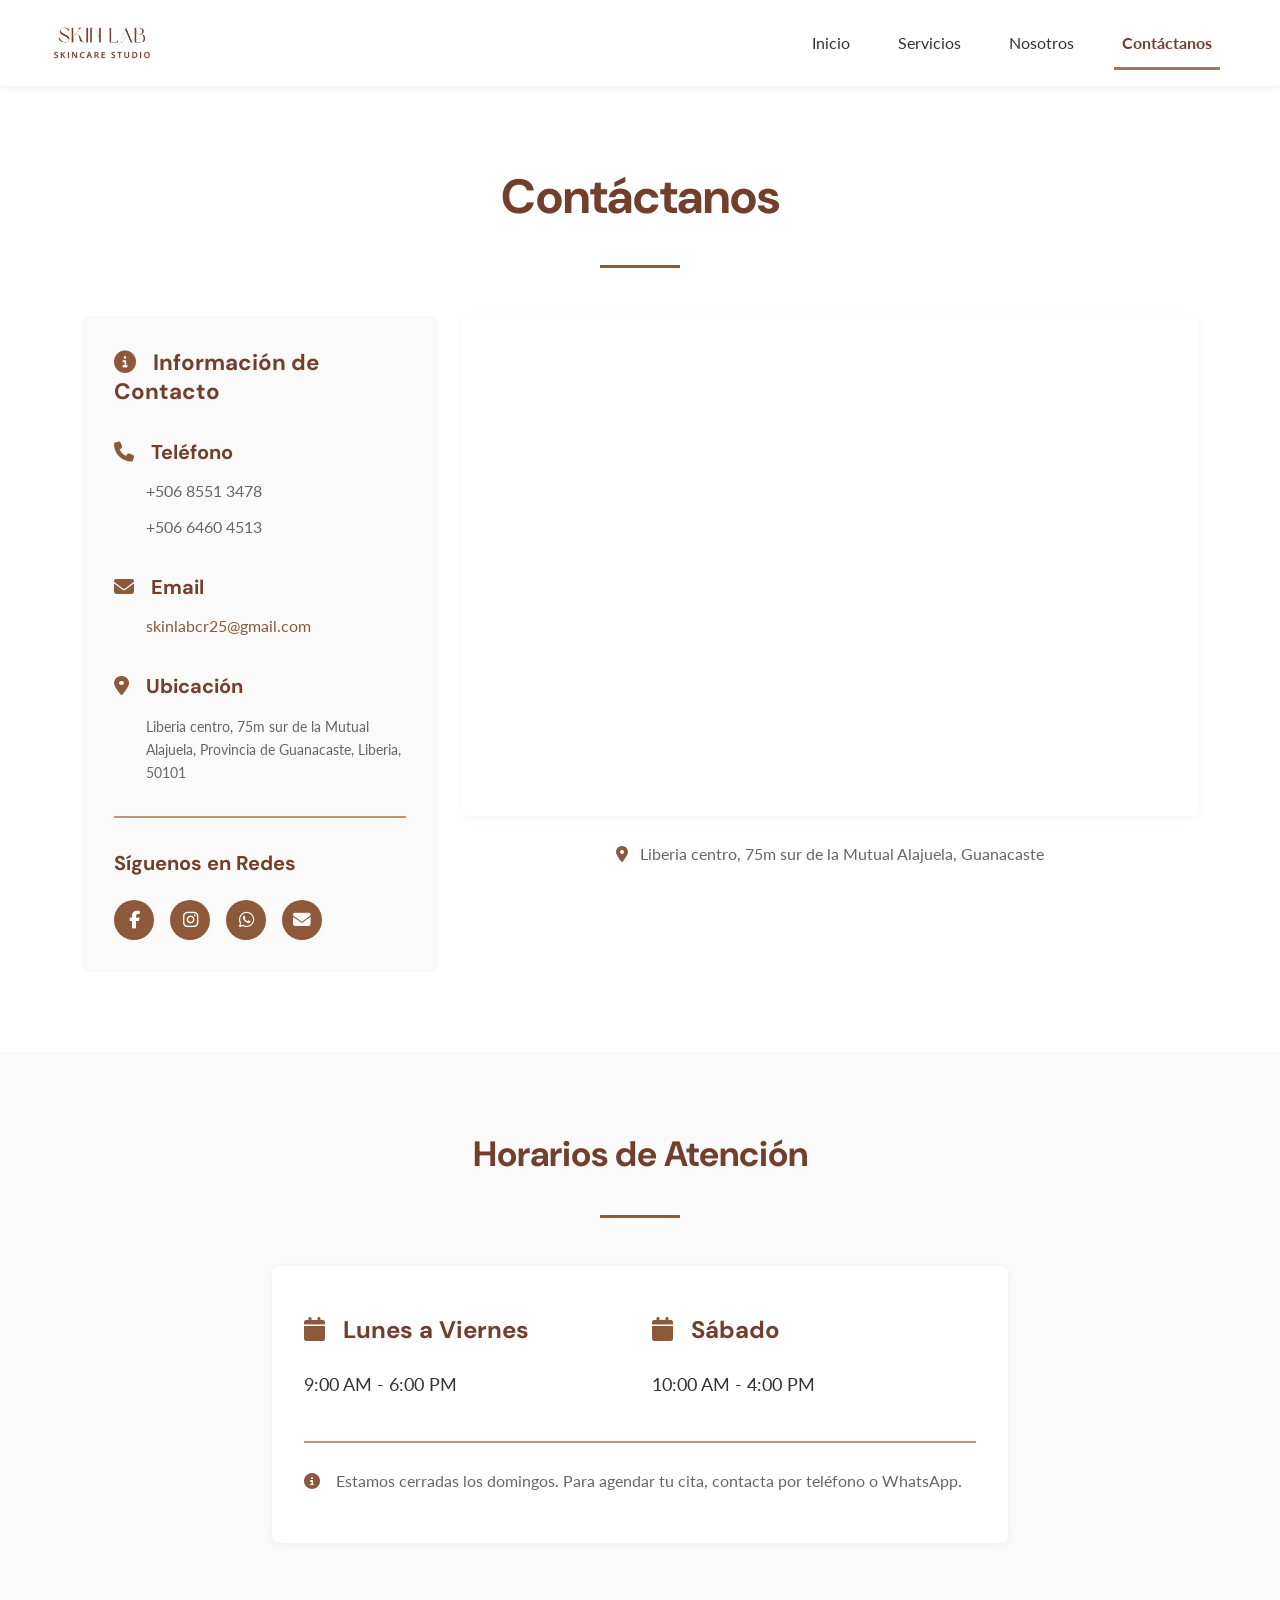
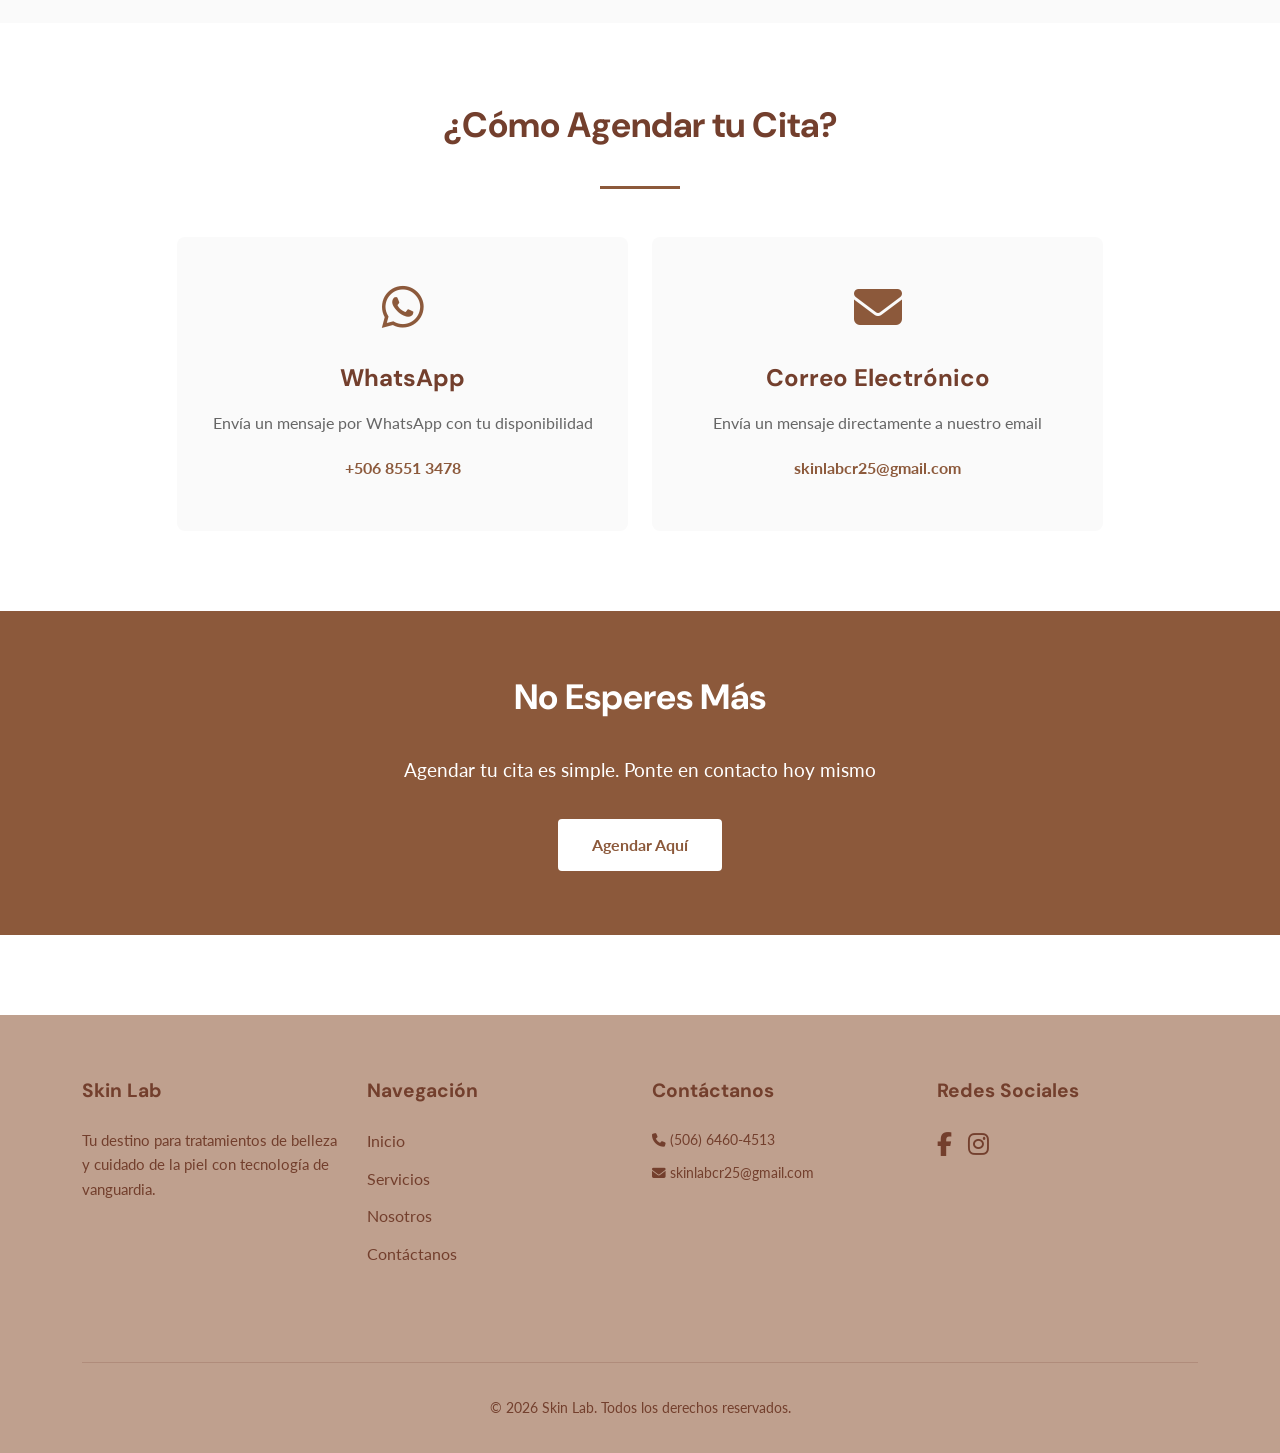
<file: contacto.html>
<!DOCTYPE html>
<html lang="es">
<head>
  <meta charset="UTF-8">
  <meta name="viewport" content="width=device-width, initial-scale=1.0">
  <title>Contacto - Skin Lab</title>
   <!-- Logo -->
  <link rel="icon" href="images/logo.png" type="image/png">

  <!-- Bootstrap 5 CSS -->
  <link href="https://cdn.jsdelivr.net/npm/bootstrap@5.3.0/dist/css/bootstrap.min.css" rel="stylesheet">
  
  <!-- Font Awesome para iconografía -->
  <link rel="stylesheet" href="https://cdnjs.cloudflare.com/ajax/libs/font-awesome/6.5.1/css/all.min.css">
  
  <!-- Hoja de estilos personalizada -->
  <link rel="stylesheet" href="css/style.css">
</head>
<body>
  <!-- ============================================
       HEADER Y NAVEGACIÓN
       ============================================ -->
  <nav class="navbar navbar-expand-lg navbar-light sticky-top">
    <div class="container-fluid me-5">
      <a class="navbar-brand" href="index.html">
       <img style="width: 180px;" src="images/image.png" alt="Logo de skin_lab" srcset="">
      </a>
      <button class="navbar-toggler" type="button" data-bs-toggle="collapse" data-bs-target="#navbarNav" 
              aria-controls="navbarNav" aria-expanded="false" aria-label="Toggle navigation">
        <span class="navbar-toggler-icon"></span>
      </button>
      <div class="collapse navbar-collapse" id="navbarNav">
        <ul class="navbar-nav ms-auto">
          <li class="nav-item">
            <a class="nav-link" href="index.html">Inicio</a>
          </li>
          <li class="nav-item">
            <a class="nav-link" href="servicios.html">Servicios</a>
          </li>
          <li class="nav-item">
            <a class="nav-link" href="nosotros.html">Nosotros</a>
          </li>
          <li class="nav-item">
            <a class="nav-link active border-bottom border-2" href="contacto.html">Contáctanos</a>
          </li>
        </ul>
      </div>
    </div>
  </nav>

  <!-- ============================================
       SECCIÓN CONTACTO
       ============================================ -->
  <section class="contact-section">
    <div class="container">
      <div class="section-title">
        <h1>Contáctanos</h1>
      </div>

      <div class="row">
        <!-- Información de Contacto -->
        <div class="col-lg-4 mb-5 mb-lg-0">
          <div style="padding: 2rem; background-color: var(--color-background); border-radius: 8px; height: 100%;">
            <h3 style="color: var(--color-primary-dark); margin-bottom: 2rem; font-size: 1.4rem;">
              <i class="fas fa-info-circle" style="color: var(--color-primary); margin-right: 0.75rem;"></i>
              Información de Contacto
            </h3>

            <div style="margin-bottom: 2rem;">
              <h5 style="color: var(--color-primary-dark); margin-bottom: 0.75rem;">
                <i class="fas fa-phone" style="color: var(--color-primary); margin-right: 0.75rem;"></i>
                Teléfono
              </h5>
              <p style="margin: 0.5rem 0; padding-left: 2rem;">+506 8551 3478</p>
              <p style="margin: 0.5rem 0; padding-left: 2rem;">+506 6460 4513</p>
            </div>

            <div style="margin-bottom: 2rem;">
              <h5 style="color: var(--color-primary-dark); margin-bottom: 0.75rem;">
                <i class="fas fa-envelope" style="color: var(--color-primary); margin-right: 0.75rem;"></i>
                Email
              </h5>
              <p style="margin: 0.5rem 0; padding-left: 2rem;">
                <a href="mailto:skinlabcr25@gmail.com" style="color: var(--color-primary); text-decoration: none;">
                  skinlabcr25@gmail.com
                </a>
              </p>
            </div>

            <div style="margin-bottom: 2rem;">
              <h5 style="color: var(--color-primary-dark); margin-bottom: 1rem;">
                <i class="fas fa-map-marker-alt" style="color: var(--color-primary); margin-right: 0.75rem;"></i>
                Ubicación
              </h5>
              <p style="padding-left: 2rem; font-size: 0.9rem; line-height: 1.6;">Liberia centro, 75m sur de la Mutual Alajuela, Provincia de Guanacaste, Liberia, 50101</p>
            </div>

            <div style="margin-top: 2rem; padding-top: 2rem; border-top: 2px solid var(--color-border);">
              <h5 style="color: var(--color-primary-dark); margin-bottom: 1rem;">Síguenos en Redes</h5>
              <div class="social-links" style="justify-content: flex-start;">
                <a href="https://www.facebook.com" target="_blank" rel="noopener noreferrer" title="Facebook">
                  <i class="fab fa-facebook-f"></i>
                </a>
                <a href="https://www.instagram.com/skin_lab.cr" target="_blank" rel="noopener noreferrer" title="Instagram">
                  <i class="fab fa-instagram"></i>
                </a>
                <a href="https://wa.me/506" target="_blank" rel="noopener noreferrer" title="WhatsApp">
                  <i class="fab fa-whatsapp"></i>
                </a>
                <a href="mailto:skinlabcr25@gmail.com" title="Email">
                  <i class="fas fa-envelope"></i>
                </a>
              </div>
            </div>
          </div>
        </div>

        <!-- Mapa de Ubicación -->
        <div class="col-lg-8">
          <div style="border-radius: 8px; overflow: hidden; box-shadow: 0 2px 8px rgba(191, 150, 115, 0.1); height: 500px;">
            <iframe width="100%" height="100%" frameborder="0" style="border:0" 
              src="https://www.google.com/maps/embed?pb=!1m18!1m12!1m3!1d3915.8437627163835!2d-85.43976!3d10.637197!2m3!1f0!2f0!3f0!3m2!1i1024!2i768!4f13.1!3m3!1m2!1s0x8f71d4d4d4d4d4d5%3A0x0000000000000000!2sLiberia%2C%20Costa%20Rica!5e0!3m2!1ses!2scr!4v1234567890" 
              allowfullscreen="" loading="lazy" referrerpolicy="no-referrer-when-downgrade"></iframe>
          </div>
          <p style="text-align: center; margin-top: 1.5rem; color: var(--color-text-light);">
            <i class="fas fa-map-marker-alt" style="color: var(--color-primary); margin-right: 0.5rem;"></i>
            Liberia centro, 75m sur de la Mutual Alajuela, Guanacaste
          </p>
        </div>
      </div>
    </div>
  </section>

  <!-- ============================================
       SECCIÓN DE HORARIOS
       ============================================ -->
  <section style="padding: 5rem 0; background-color: var(--color-background);">
    <div class="container">
      <div class="section-title">
        <h2>Horarios de Atención</h2>
      </div>

      <div class="row">
        <div class="col-md-8 mx-auto">
          <div style="background-color: var(--color-white); padding: 3rem 2rem; border-radius: 8px; box-shadow: 0 2px 8px rgba(191, 150, 115, 0.1);">
            <div class="row">
              <div class="col-md-6">
                <h4 style="color: var(--color-primary-dark); margin-bottom: 1.5rem;">
                  <i class="fas fa-calendar" style="color: var(--color-primary); margin-right: 0.75rem;"></i>
                  Lunes a Viernes
                </h4>
                <p style="font-size: 1.1rem; color: var(--color-text-dark);">9:00 AM - 6:00 PM</p>
              </div>
              <div class="col-md-6">
                <h4 style="color: var(--color-primary-dark); margin-bottom: 1.5rem;">
                  <i class="fas fa-calendar" style="color: var(--color-primary); margin-right: 0.75rem;"></i>
                  Sábado
                </h4>
                <p style="font-size: 1.1rem; color: var(--color-text-dark);">10:00 AM - 4:00 PM</p>
              </div>
            </div>
            <div style="margin-top: 1.5rem; padding-top: 1.5rem; border-top: 2px solid var(--color-border);">
              <p style="color: var(--color-text-light); margin: 0;">
                <i class="fas fa-info-circle" style="color: var(--color-primary); margin-right: 0.75rem;"></i>
                Estamos cerradas los domingos. Para agendar tu cita, contacta por teléfono o WhatsApp.
              </p>
            </div>
          </div>
        </div>
      </div>
    </div>
  </section>

  <!-- ============================================
       CÓMO AGENDAR
       ============================================ -->
  <section style="padding: 5rem 0; background-color: var(--color-white);">
    <div class="container">
      <div class="section-title">
        <h2>¿Cómo Agendar tu Cita?</h2>
      </div>

      <div class="row">
        <div class="col-md-10 mx-auto">
          <div class="row g-4">
            <div class="col-md-6">
              <div style="text-align: center; padding: 2rem; background-color: var(--color-background); border-radius: 8px;">
                <div style="font-size: 3rem; color: var(--color-primary); margin-bottom: 1rem;">
                  <i class="fab fa-whatsapp"></i>
                </div>
                <h4 style="color: var(--color-primary-dark); margin-bottom: 1rem;">WhatsApp</h4>
                <p style="margin-bottom: 1rem;">Envía un mensaje por WhatsApp con tu disponibilidad</p>
                <p style="font-weight: 700; color: var(--color-primary);">+506 8551 3478</p>
              </div>
            </div>

            <div class="col-md-6">
              <div style="text-align: center; padding: 2rem; background-color: var(--color-background); border-radius: 8px;">
                <div style="font-size: 3rem; color: var(--color-primary); margin-bottom: 1rem;">
                  <i class="fas fa-envelope"></i>
                </div>
                <h4 style="color: var(--color-primary-dark); margin-bottom: 1rem;">Correo Electrónico</h4>
                <p style="margin-bottom: 1rem;">Envía un mensaje directamente a nuestro email</p>
                <p style="font-weight: 700; color: var(--color-primary);">skinlabcr25@gmail.com</p>
              </div>
            </div>
          </div>
        </div>
      </div>
    </div>
  </section>

  <!-- ============================================
       SECCIÓN CALL TO ACTION
       ============================================ -->
  <section class="cta-section">
    <div class="container">
      <div class="row">
        <div class="col-lg-8 mx-auto">
          <h2>No Esperes Más</h2>
          <p>Agendar tu cita es simple. Ponte en contacto hoy mismo</p>
          <a href="https://wa.me/50685513478" target="_blank"class="btn btn-cta" >Agendar Aquí</a>
        </div>
      </div>
    </div>
  </section>

  <!-- ============================================
       FOOTER
       ============================================ -->
  <footer class="footer">
    <div class="container">
      <div class="row footer-content">
        <!-- Skin Lab Info -->
        <div class="col-6 col-md-3 footer-section">
          <h5>Skin Lab</h5>
          <p style="font-size: 0.95rem; line-height: 1.6;">Tu destino para tratamientos de belleza y cuidado de la piel con tecnología de vanguardia.</p>
        </div>

        <!-- Navegación -->
        <div class="col-6 col-md-3 footer-section">
          <h5>Navegación</h5>
          <ul>
            <li><a href="index.html">Inicio</a></li>
            <li><a href="servicios.html">Servicios</a></li>
            <li><a href="nosotros.html">Nosotros</a></li>
            <li><a href="contacto.html">Contáctanos</a></li>
          </ul>
        </div>

        <!-- Contacto -->
        <div class="col-6 col-md-3 footer-section">
          <h5>Contáctanos</h5>
          <div class="footer-contact">
            <p><i class="fas fa-phone"></i> (506) 6460-4513</p>
            <p><i class="fas fa-envelope"></i> skinlabcr25@gmail.com</p>
          </div>
        </div>

        <!-- Redes Sociales -->
        <div class="col-6 col-md-3 footer-section">
          <h5>Redes Sociales</h5>
          <div class="footer-social" style="justify-content: flex-start; gap: 1rem;">
            <a href="https://www.facebook.com" target="_blank" rel="noopener noreferrer" title="Facebook" style="width: auto; height: auto; background: none; border-radius: 0;">
              <i class="fab fa-facebook-f" style="font-size: 1.5rem;"></i>
            </a>
            <a href="https://www.instagram.com/skin_lab.cr" target="_blank" rel="noopener noreferrer" title="Instagram" style="width: auto; height: auto; background: none; border-radius: 0;">
              <i class="fab fa-instagram" style="font-size: 1.5rem;"></i>
            </a>
          </div>
        </div>
      </div>

      <!-- Footer Bottom -->
      <div class="footer-bottom">
        <p>&copy; 2026 Skin Lab. Todos los derechos reservados.</p>
      </div>
    </div>
  </footer>

  <!-- Bootstrap 5 JS -->
  <script src="https://cdn.jsdelivr.net/npm/bootstrap@5.3.0/dist/js/bootstrap.bundle.min.js"></script>
</body>
</html>
</file>
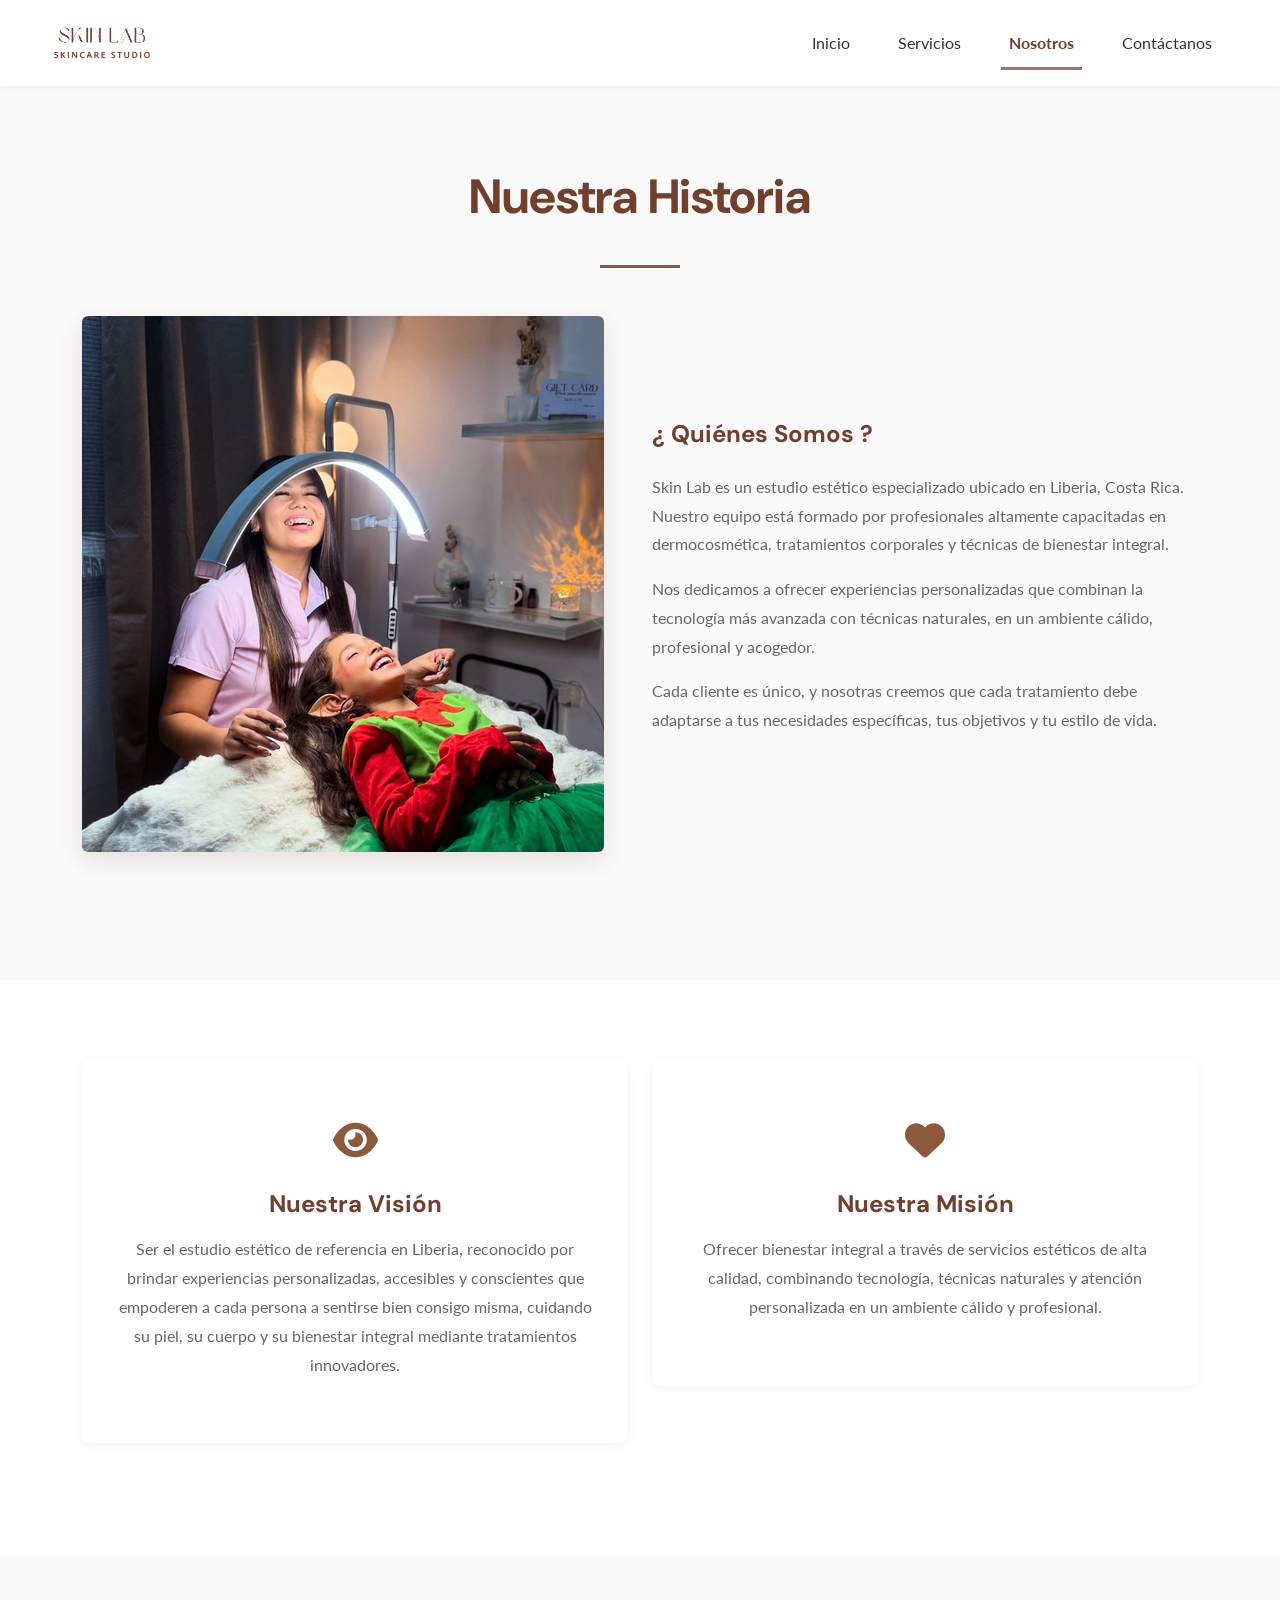
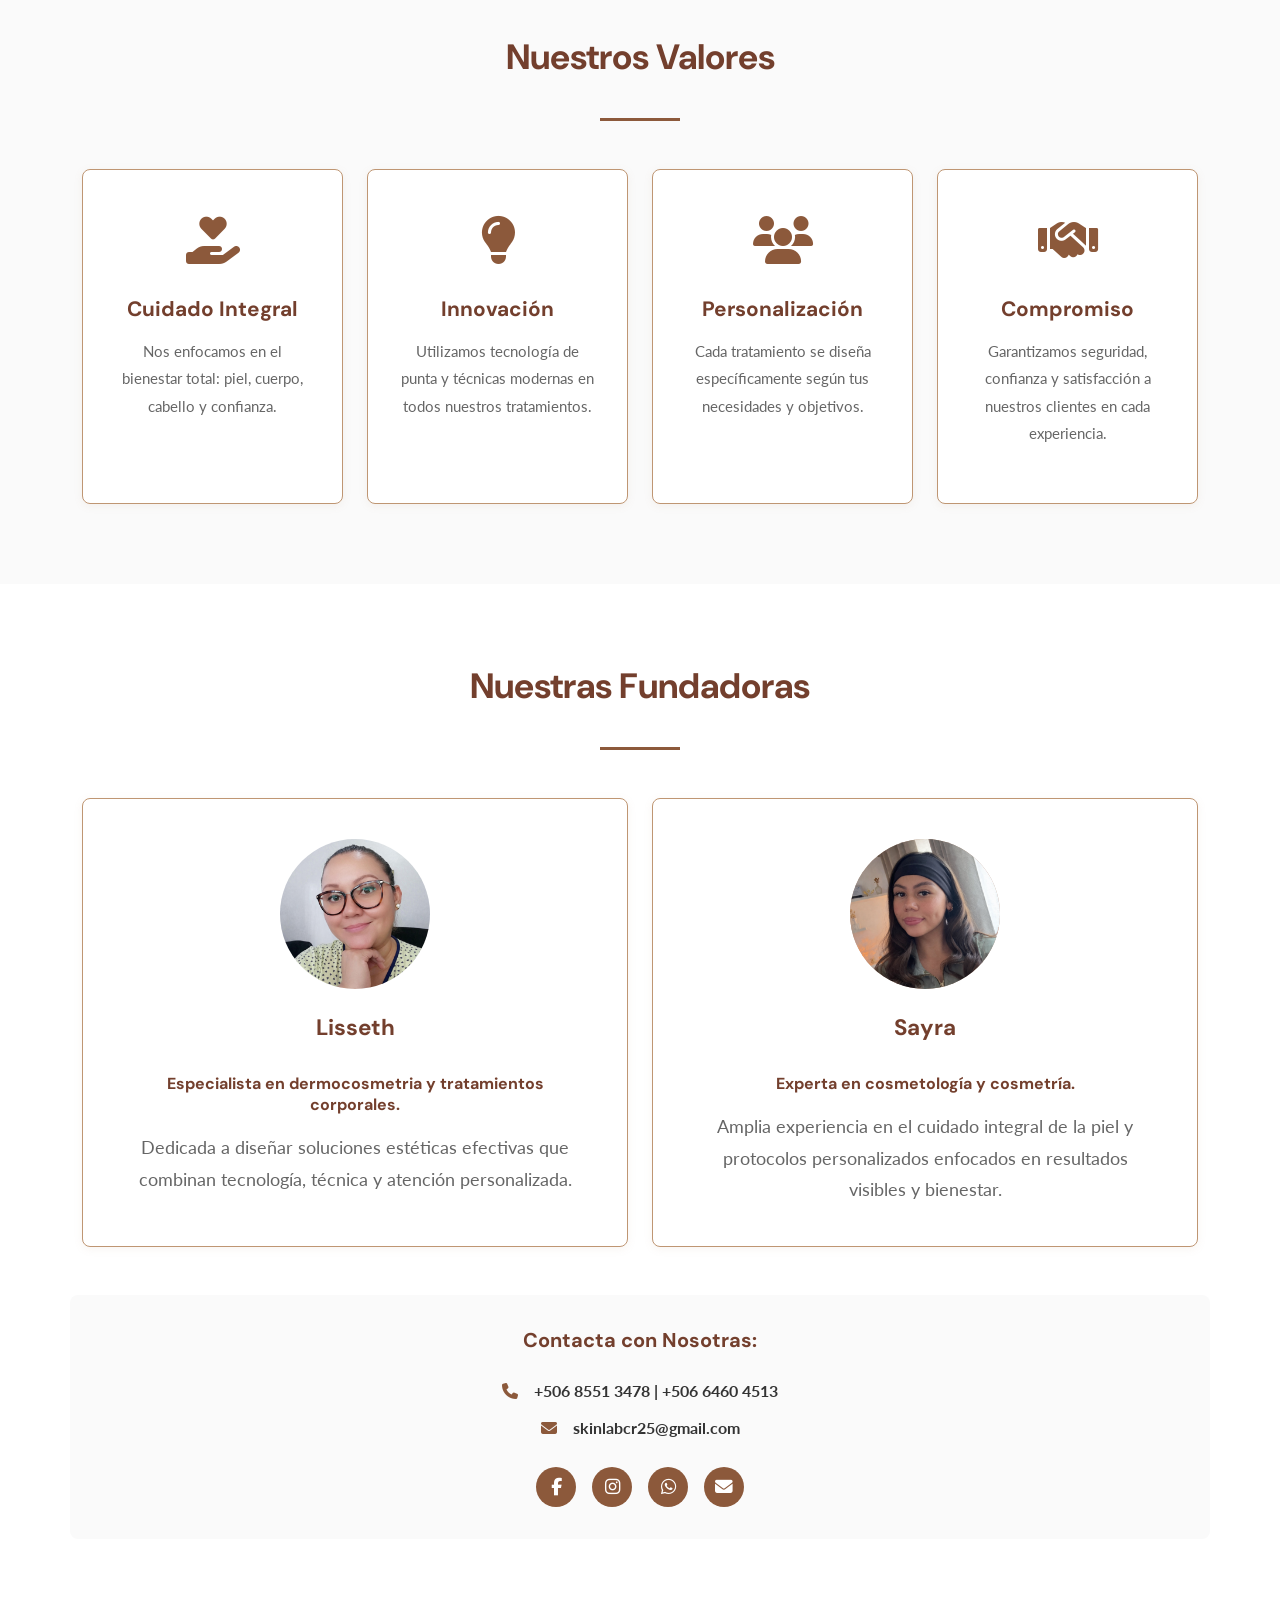
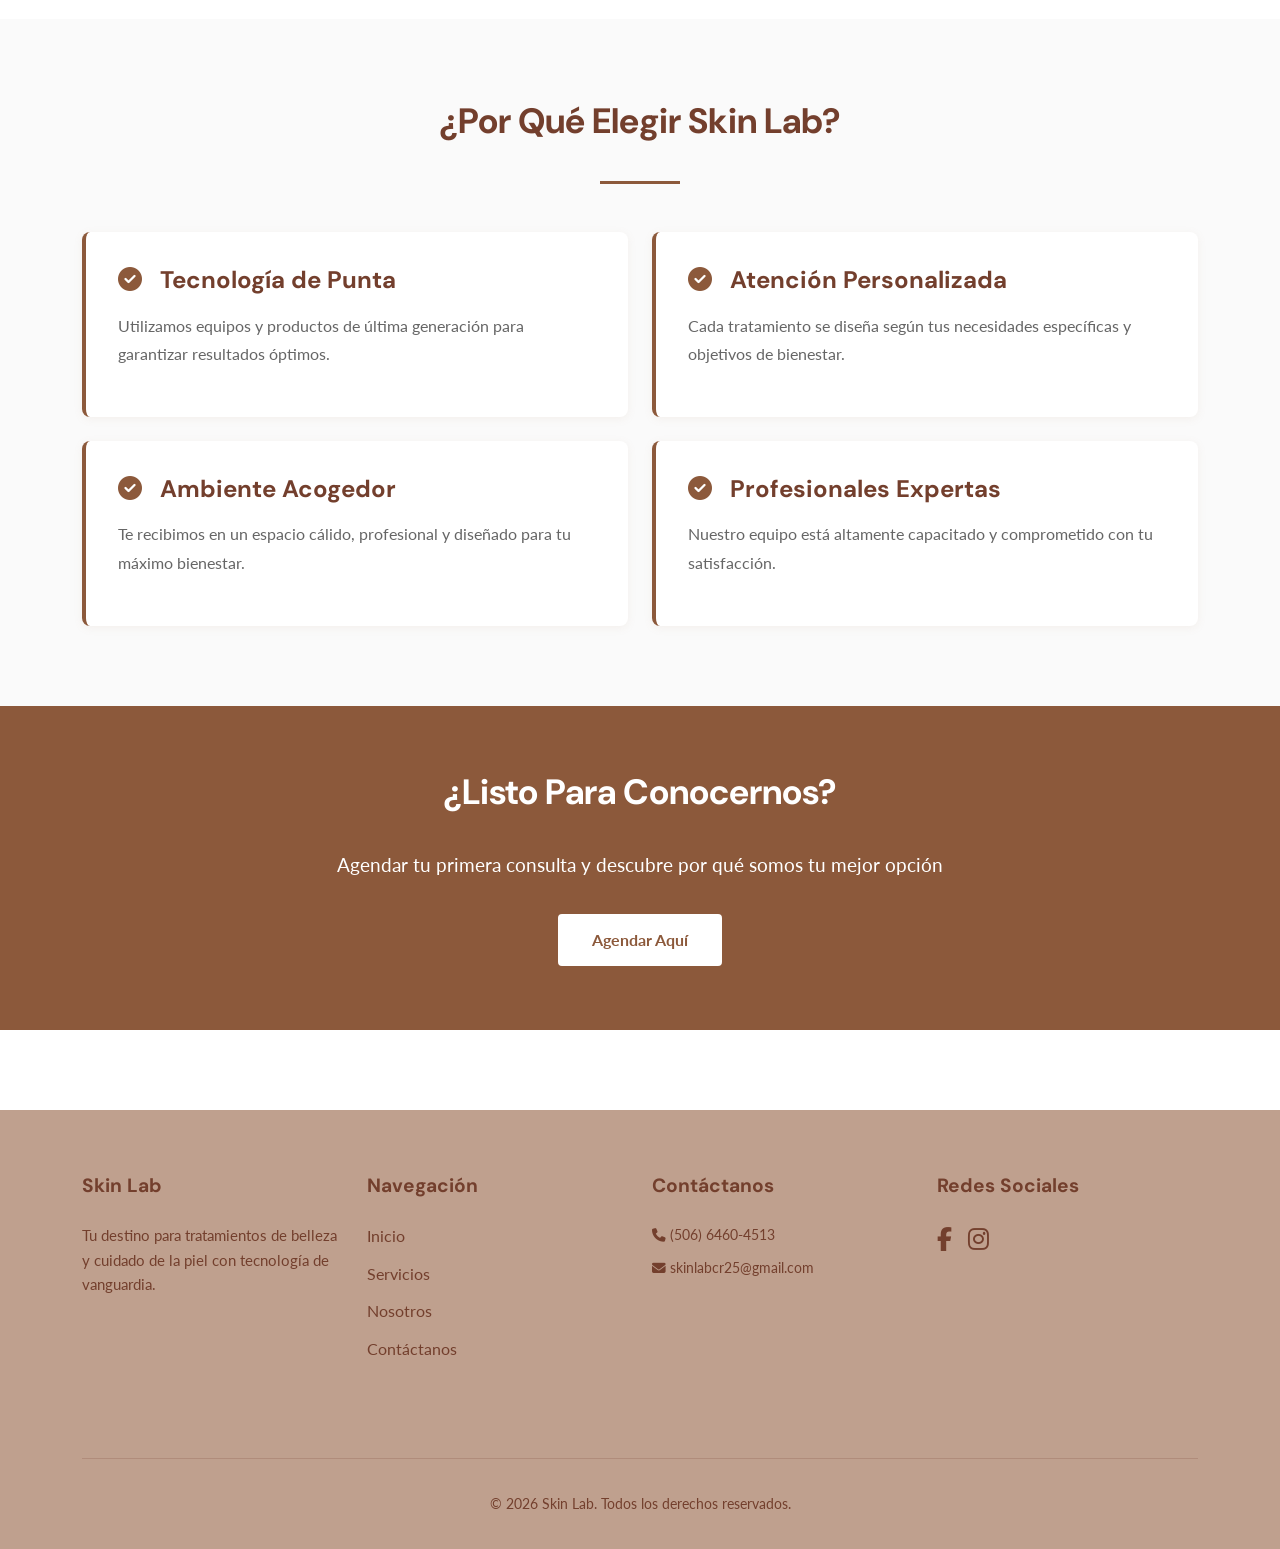
<file: nosotros.html>
<!DOCTYPE html>
<html lang="es">

<head>
  <meta charset="UTF-8">
  <meta name="viewport" content="width=device-width, initial-scale=1.0">
  <title>Nosotros - Skin Lab</title>
  <!-- Logo -->
  <link rel="icon" href="images/logo.png" type="image/png">

  <!-- Bootstrap 5 CSS -->
  <link href="https://cdn.jsdelivr.net/npm/bootstrap@5.3.0/dist/css/bootstrap.min.css" rel="stylesheet">

  <!-- Font Awesome para iconografía -->
  <link rel="stylesheet" href="https://cdnjs.cloudflare.com/ajax/libs/font-awesome/6.5.1/css/all.min.css">

  <!-- Hoja de estilos personalizada -->
  <link rel="stylesheet" href="css/style.css">
</head>

<body>
  <!-- ============================================
       HEADER Y NAVEGACIÓN
       ============================================ -->
  <nav class="navbar navbar-expand-lg navbar-light sticky-top">
    <div class="container-fluid me-5">
      <a class="navbar-brand" href="index.html">
        <img style="width: 180px;" src="images/image.png" alt="Logo de skin_lab" srcset="">
      </a>
      <button class="navbar-toggler" type="button" data-bs-toggle="collapse" data-bs-target="#navbarNav"
        aria-controls="navbarNav" aria-expanded="false" aria-label="Toggle navigation">
        <span class="navbar-toggler-icon"></span>
      </button>
      <div class="collapse navbar-collapse" id="navbarNav">
        <ul class="navbar-nav ms-auto">
          <li class="nav-item">
            <a class="nav-link" href="index.html">Inicio</a>
          </li>
          <li class="nav-item">
            <a class="nav-link" href="servicios.html">Servicios</a>
          </li>
          <li class="nav-item">
            <a class="nav-link active border-bottom border-2" href="nosotros.html">Nosotros</a>
          </li>
          <li class="nav-item">
            <a class="nav-link" href="contacto.html">Contáctanos</a>
          </li>
        </ul>
      </div>
    </div>
  </nav>

  <!-- ============================================
       SECCIÓN NUESTRA HISTORIA Y MISIÓN
       ============================================ -->
  <section class="about-section">
    <div class="container">
      <div class="section-title">
        <h1>Nuestra Historia</h1>
      </div>

      <div class="row align-items-center mb-5">
        <div class="col-md-6 mb-4 mb-md-0">
          <img src="images/Skin Lab Navidad.png" alt="Instalaciones Skin Lab" class="img-fluid rounded"
            style="box-shadow: 0 8px 24px rgba(115, 63, 45, 0.15);">
        </div>
        <div class="col-md-6">
          <h3 style="color: var(--color-primary-dark); margin-bottom: 1.5rem;">¿ Quiénes Somos ?</h3>
          <p style="margin-bottom: 1rem;">
            Skin Lab es un estudio estético especializado ubicado en Liberia, Costa Rica. Nuestro equipo está formado
            por profesionales altamente capacitadas en dermocosmética, tratamientos corporales y técnicas de bienestar
            integral.
          </p>
          <p style="margin-bottom: 1rem;">
            Nos dedicamos a ofrecer experiencias personalizadas que combinan la tecnología más avanzada con técnicas
            naturales, en un ambiente cálido, profesional y acogedor.
          </p>
          <p>
            Cada cliente es único, y nosotras creemos que cada tratamiento debe adaptarse a tus necesidades específicas,
            tus objetivos y tu estilo de vida.
          </p>
        </div>
      </div>
    </div>
  </section>

  <!-- ============================================
       VISIÓN Y MISIÓN
       ============================================ -->
  <section style="padding: 5rem 0; background-color: var(--color-white);">
    <div class="container">
      <div class="row">
        <!-- Visión -->
        <div class="col-md-6 mb-4 mb-md-0">
          <div class="about-card">
            <div style="font-size: 2.5rem; color: var(--color-primary); margin-bottom: 1rem;">
              <i class="fas fa-eye"></i>
            </div>
            <h3>Nuestra Visión</h3>
            <p>
              Ser el estudio estético de referencia en Liberia, reconocido por brindar experiencias personalizadas,
              accesibles y conscientes que empoderen a cada persona a sentirse bien consigo misma, cuidando su piel, su
              cuerpo y su bienestar integral mediante tratamientos innovadores.
            </p>
          </div>
        </div>

        <!-- Misión -->
        <div class="col-md-6">
          <div class="about-card">
            <div style="font-size: 2.5rem; color: var(--color-primary); margin-bottom: 1rem;">
              <i class="fas fa-heart"></i>
            </div>
            <h3>Nuestra Misión</h3>
            <p>
              Ofrecer bienestar integral a través de servicios estéticos de alta calidad, combinando tecnología,
              técnicas naturales y atención personalizada en un ambiente cálido y profesional.
            </p>
          </div>
        </div>
      </div>
    </div>
  </section>

  <!-- ============================================
       NUESTROS VALORES
       ============================================ -->
  <section style="padding: 5rem 0; background-color: var(--color-background);">
    <div class="container">
      <div class="section-title">
        <h2>Nuestros Valores</h2>
      </div>

      <div class="row g-4">
        <div class="col-md-6 col-lg-3">
          <div class="service-card">
            <div class="service-icon">
              <i class="fas fa-hand-holding-heart"></i>
            </div>
            <h3>Cuidado Integral</h3>
            <p>Nos enfocamos en el bienestar total: piel, cuerpo, cabello y confianza.</p>
          </div>
        </div>

        <div class="col-md-6 col-lg-3">
          <div class="service-card">
            <div class="service-icon">
              <i class="fas fa-lightbulb"></i>
            </div>
            <h3>Innovación</h3>
            <p>Utilizamos tecnología de punta y técnicas modernas en todos nuestros tratamientos.</p>
          </div>
        </div>

        <div class="col-md-6 col-lg-3">
          <div class="service-card">
            <div class="service-icon">
              <i class="fas fa-users"></i>
            </div>
            <h3>Personalización</h3>
            <p>Cada tratamiento se diseña específicamente según tus necesidades y objetivos.</p>
          </div>
        </div>

        <div class="col-md-6 col-lg-3">
          <div class="service-card">
            <div class="service-icon">
              <i class="fas fa-handshake"></i>
            </div>
            <h3>Compromiso</h3>
            <p>Garantizamos seguridad, confianza y satisfacción a nuestros clientes en cada experiencia.</p>
          </div>
        </div>
      </div>
    </div>
  </section>

  <!-- ============================================
       NUESTRAS FUNDADORAS
       ============================================ -->
  <section style="padding: 5rem 0; background-color: var(--color-white);">
    <div class="container">
      <div class="section-title">
        <h2>Nuestras Fundadoras</h2>
      </div>

      <div class="row">
        <div class="col-md-6 mt-4 mt-md-0 d-flex">
          <div class="founder-card w-100 h-100">
            <div class="founder-image">
              <!-- <img src="images/Lisseth Ondoy.jpeg" alt="Lisseth"> -->
              <img src="images/funda_lisset.png" alt="Lisseth">
            </div>
            <h3>Lisseth</h3>
            <div style="text-align: center; margin-top: 2rem;">
              <h6>Especialista en dermocosmetria y tratamientos corporales.</h6>
              <p style="font-size: 1.1rem; color: var(--color-text-light); max-width: 700px; margin: 0 auto;">Dedicada a
                diseñar soluciones estéticas efectivas que combinan tecnología, técnica y atención personalizada.
              </p>
            </div>
          </div>
        </div>

        <div class="col-md-6 mt-4 mt-md-0 d-flex">
          <div class="founder-card w-100 h-100">
            <div class="founder-image1">
              <!-- <img src="images/Sayra Vargas1.png" alt="Sayra"> -->
              <img src="images/funda_sayra.png" alt="Sayra">
            </div>
            <h3>Sayra</h3>
            <div style="text-align: center; margin-top: 2rem;">
              <h6>Experta en cosmetología y cosmetría.</h6>
              <p style="font-size: 1.1rem; color: var(--color-text-light); max-width: 700px; margin: 0 auto;">Amplia
                experiencia en el cuidado integral de la piel y protocolos personalizados enfocados en resultados
                visibles y bienestar.
              </p>
            </div>
          </div>
        </div>



        <div
          style="text-align: center; margin-top: 3rem; padding: 2rem; background-color: var(--color-background); border-radius: 8px;">
          <h5 style="color: var(--color-primary-dark); margin-bottom: 1.5rem;">Contacta con Nosotras:</h5>
          <p style="margin-bottom: 0.5rem; color: var(--color-text-dark);">
            <i class="fas fa-phone" style="color: var(--color-primary); margin-right: 0.75rem;"></i>
            <strong>+506 8551 3478 | +506 6460 4513</strong>
          </p>
          <p style="margin-bottom: 1rem; color: var(--color-text-dark);">
            <i class="fas fa-envelope" style="color: var(--color-primary); margin-right: 0.75rem;"></i>
            <strong>skinlabcr25@gmail.com</strong>
          </p>

          <div class="social-links" style="justify-content: center;">
            <a href="https://www.facebook.com" target="_blank" rel="noopener noreferrer" title="Facebook">
              <i class="fab fa-facebook-f"></i>
            </a>
            <a href="https://www.instagram.com/skin_lab.cr" target="_blank" rel="noopener noreferrer" title="Instagram">
              <i class="fab fa-instagram"></i>
            </a>
            <a href="https://wa.me/506" target="_blank" rel="noopener noreferrer" title="WhatsApp">
              <i class="fab fa-whatsapp"></i>
            </a>
            <a href="mailto:skinlabcr25@gmail.com" title="Email">
              <i class="fas fa-envelope"></i>
            </a>
          </div>
        </div>
      </div>
  </section>

  <!-- ============================================
       POR QUÉ ELEGIR SKIN LAB
       ============================================ -->
  <section style="padding: 5rem 0; background-color: var(--color-background);">
    <div class="container">
      <div class="section-title">
        <h2>¿Por Qué Elegir Skin Lab?</h2>
      </div>

      <div class="row g-4">
        <div class="col-md-6">
          <div
            style="padding: 2rem; background-color: var(--color-white); border-radius: 8px; border-left: 4px solid var(--color-primary); box-shadow: 0 2px 8px rgba(191, 150, 115, 0.1);">
            <h4 style="color: var(--color-primary-dark); margin-bottom: 1rem;">
              <i class="fas fa-check-circle" style="color: var(--color-primary); margin-right: 0.75rem;"></i>
              Tecnología de Punta
            </h4>
            <p>Utilizamos equipos y productos de última generación para garantizar resultados óptimos.</p>
          </div>
        </div>

        <div class="col-md-6">
          <div
            style="padding: 2rem; background-color: var(--color-white); border-radius: 8px; border-left: 4px solid var(--color-primary); box-shadow: 0 2px 8px rgba(191, 150, 115, 0.1);">
            <h4 style="color: var(--color-primary-dark); margin-bottom: 1rem;">
              <i class="fas fa-check-circle" style="color: var(--color-primary); margin-right: 0.75rem;"></i>
              Atención Personalizada
            </h4>
            <p>Cada tratamiento se diseña según tus necesidades específicas y objetivos de bienestar.</p>
          </div>
        </div>

        <div class="col-md-6">
          <div
            style="padding: 2rem; background-color: var(--color-white); border-radius: 8px; border-left: 4px solid var(--color-primary); box-shadow: 0 2px 8px rgba(191, 150, 115, 0.1);">
            <h4 style="color: var(--color-primary-dark); margin-bottom: 1rem;">
              <i class="fas fa-check-circle" style="color: var(--color-primary); margin-right: 0.75rem;"></i>
              Ambiente Acogedor
            </h4>
            <p>Te recibimos en un espacio cálido, profesional y diseñado para tu máximo bienestar.</p>
          </div>
        </div>

        <div class="col-md-6">
          <div
            style="padding: 2rem; background-color: var(--color-white); border-radius: 8px; border-left: 4px solid var(--color-primary); box-shadow: 0 2px 8px rgba(191, 150, 115, 0.1);">
            <h4 style="color: var(--color-primary-dark); margin-bottom: 1rem;">
              <i class="fas fa-check-circle" style="color: var(--color-primary); margin-right: 0.75rem;"></i>
              Profesionales Expertas
            </h4>
            <p>Nuestro equipo está altamente capacitado y comprometido con tu satisfacción.</p>
          </div>
        </div>
      </div>
    </div>
  </section>

  <!-- ============================================
       SECCIÓN CALL TO ACTION
       ============================================ -->
  <section class="cta-section">
    <div class="container">
      <div class="row">
        <div class="col-lg-8 mx-auto">
          <h2>¿Listo Para Conocernos?</h2>
          <p>Agendar tu primera consulta y descubre por qué somos tu mejor opción</p>
          <a href="https://wa.me/50685513478" target="_blank" class="btn btn-cta">Agendar Aquí</a>
        </div>
      </div>
    </div>
  </section>

  <!-- ============================================
       FOOTER
       ============================================ -->
  <footer class="footer">
    <div class="container">
      <div class="row footer-content">
        <!-- Skin Lab Info -->
        <div class="col-6 col-md-3 footer-section">
          <h5>Skin Lab</h5>
          <p style="font-size: 0.95rem; line-height: 1.6;">Tu destino para tratamientos de belleza y cuidado de la piel
            con tecnología de vanguardia.</p>
        </div>

        <!-- Navegación -->
        <div class="col-6 col-md-3 footer-section">
          <h5>Navegación</h5>
          <ul>
            <li><a href="index.html">Inicio</a></li>
            <li><a href="servicios.html">Servicios</a></li>
            <li><a href="nosotros.html">Nosotros</a></li>
            <li><a href="contacto.html">Contáctanos</a></li>
          </ul>
        </div>

        <!-- Contacto -->
        <div class="col-6 col-md-3 footer-section">
          <h5>Contáctanos</h5>
          <div class="footer-contact">
            <p><i class="fas fa-phone"></i> (506) 6460-4513</p>
            <p><i class="fas fa-envelope"></i> skinlabcr25@gmail.com</p>
          </div>
        </div>

        <!-- Redes Sociales -->
        <div class="col-6 col-md-3 footer-section">
          <h5>Redes Sociales</h5>
          <div class="footer-social" style="justify-content: flex-start; gap: 1rem;">
            <a href="https://www.facebook.com" target="_blank" rel="noopener noreferrer" title="Facebook"
              style="width: auto; height: auto; background: none; border-radius: 0;">
              <i class="fab fa-facebook-f" style="font-size: 1.5rem;"></i>
            </a>
            <a href="https://www.instagram.com/skin_lab.cr" target="_blank" rel="noopener noreferrer" title="Instagram"
              style="width: auto; height: auto; background: none; border-radius: 0;">
              <i class="fab fa-instagram" style="font-size: 1.5rem;"></i>
            </a>
          </div>
        </div>
      </div>

      <!-- Footer Bottom -->
      <div class="footer-bottom">
        <p>&copy; 2026 Skin Lab. Todos los derechos reservados.</p>
      </div>
    </div>
  </footer>

  <!-- Bootstrap 5 JS -->
  <script src="https://cdn.jsdelivr.net/npm/bootstrap@5.3.0/dist/js/bootstrap.bundle.min.js"></script>
</body>

</html>
</file>
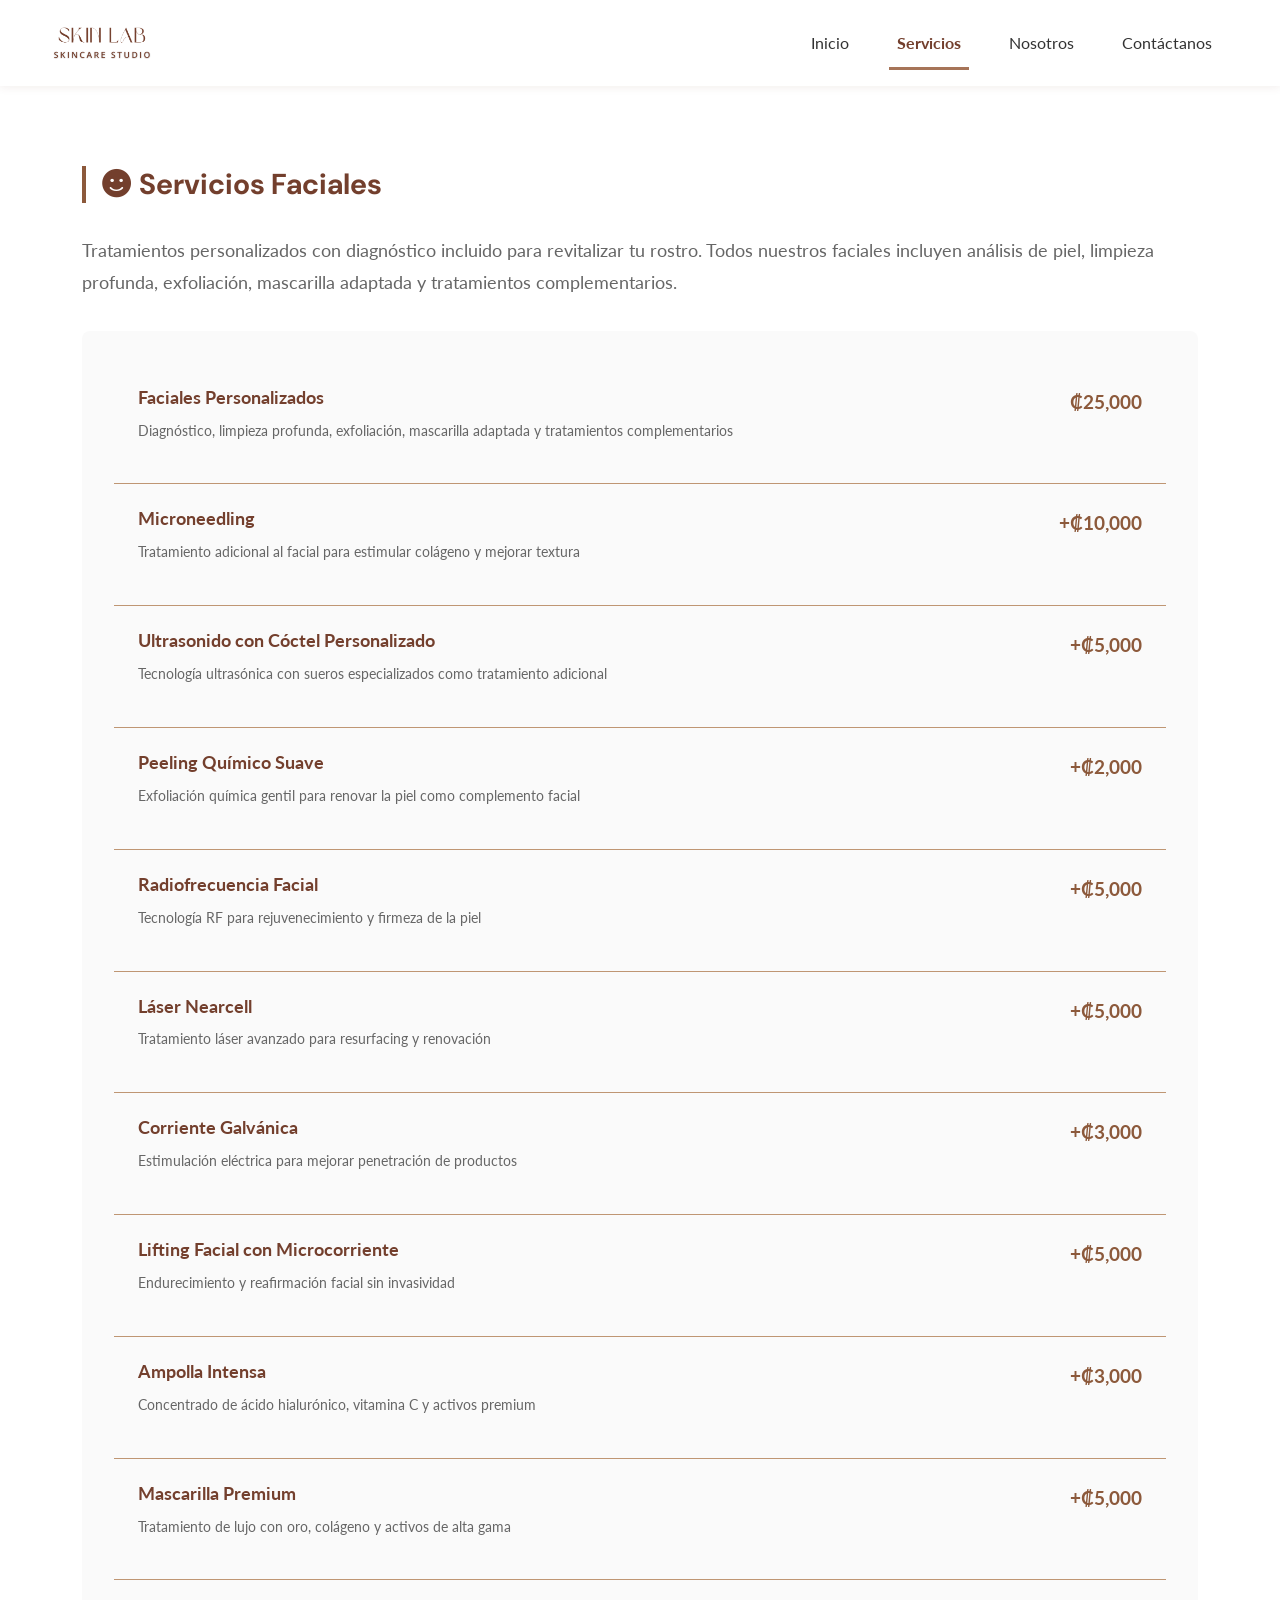
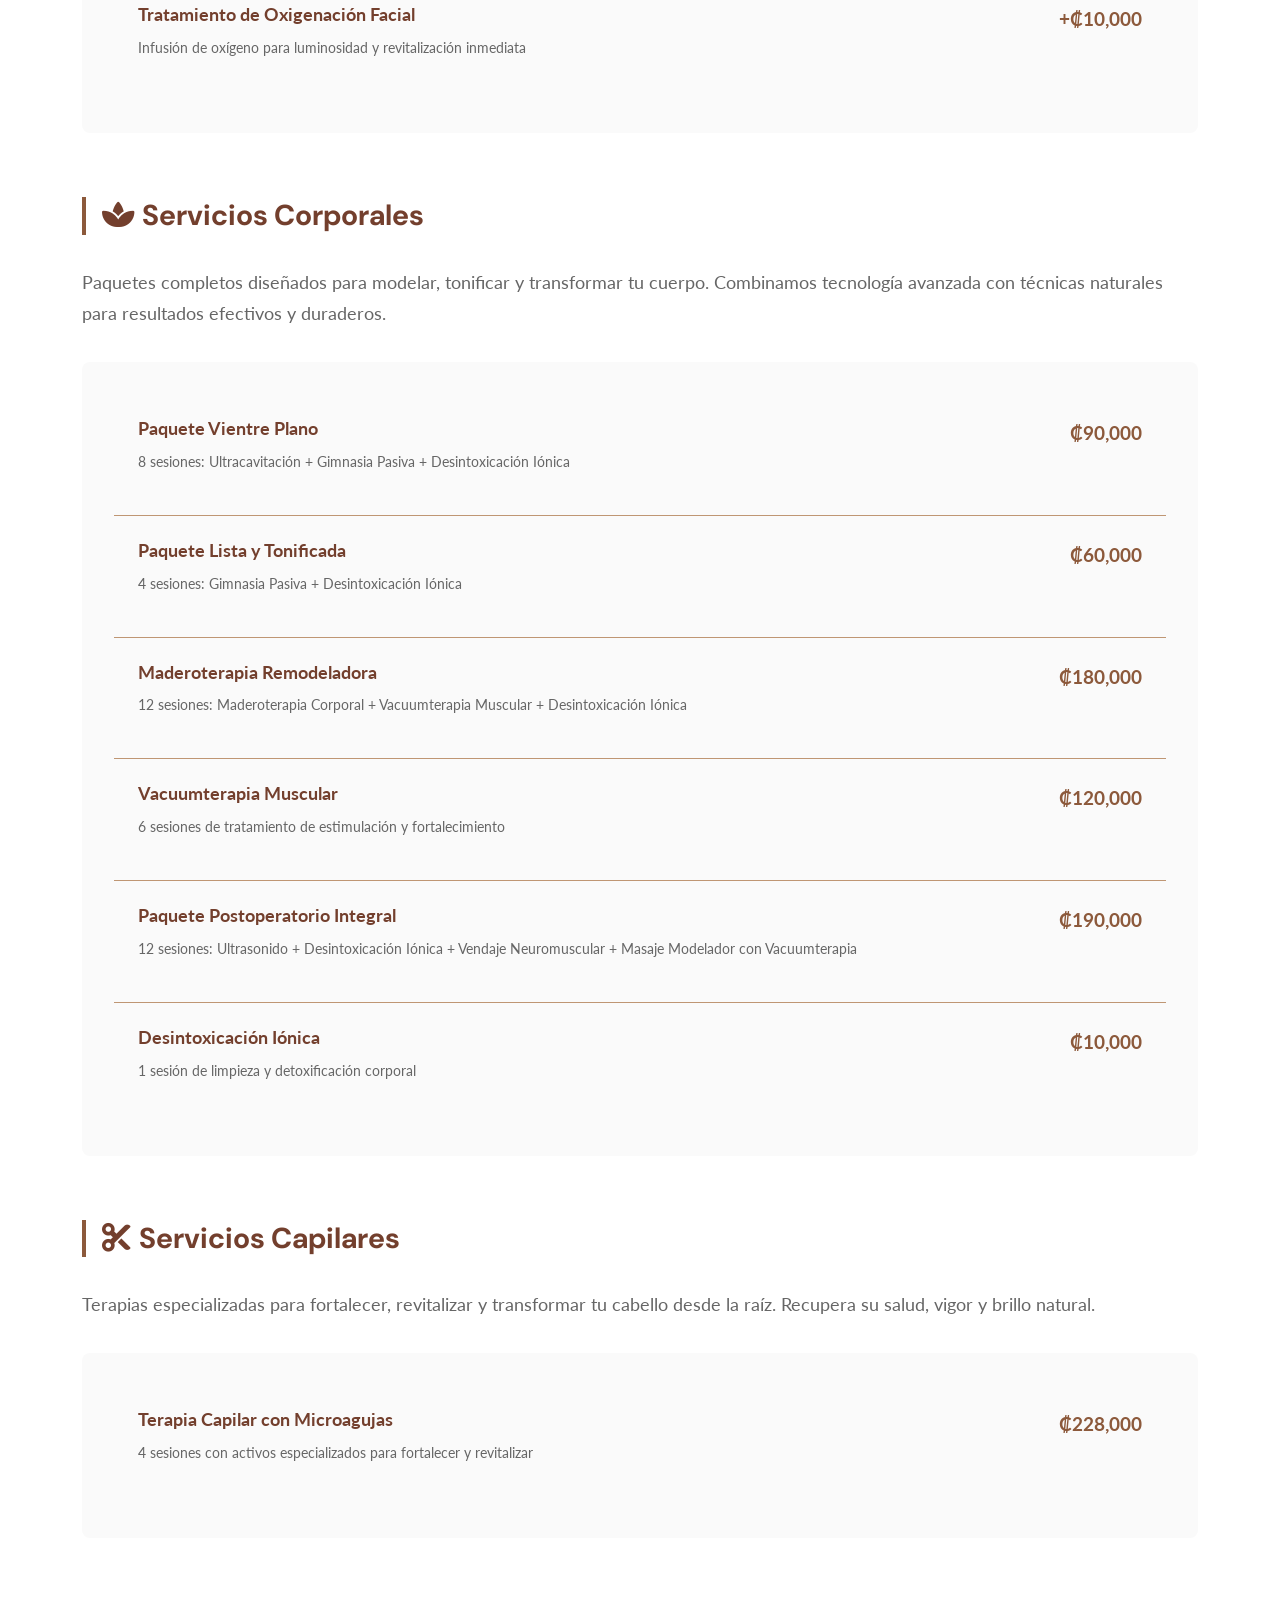
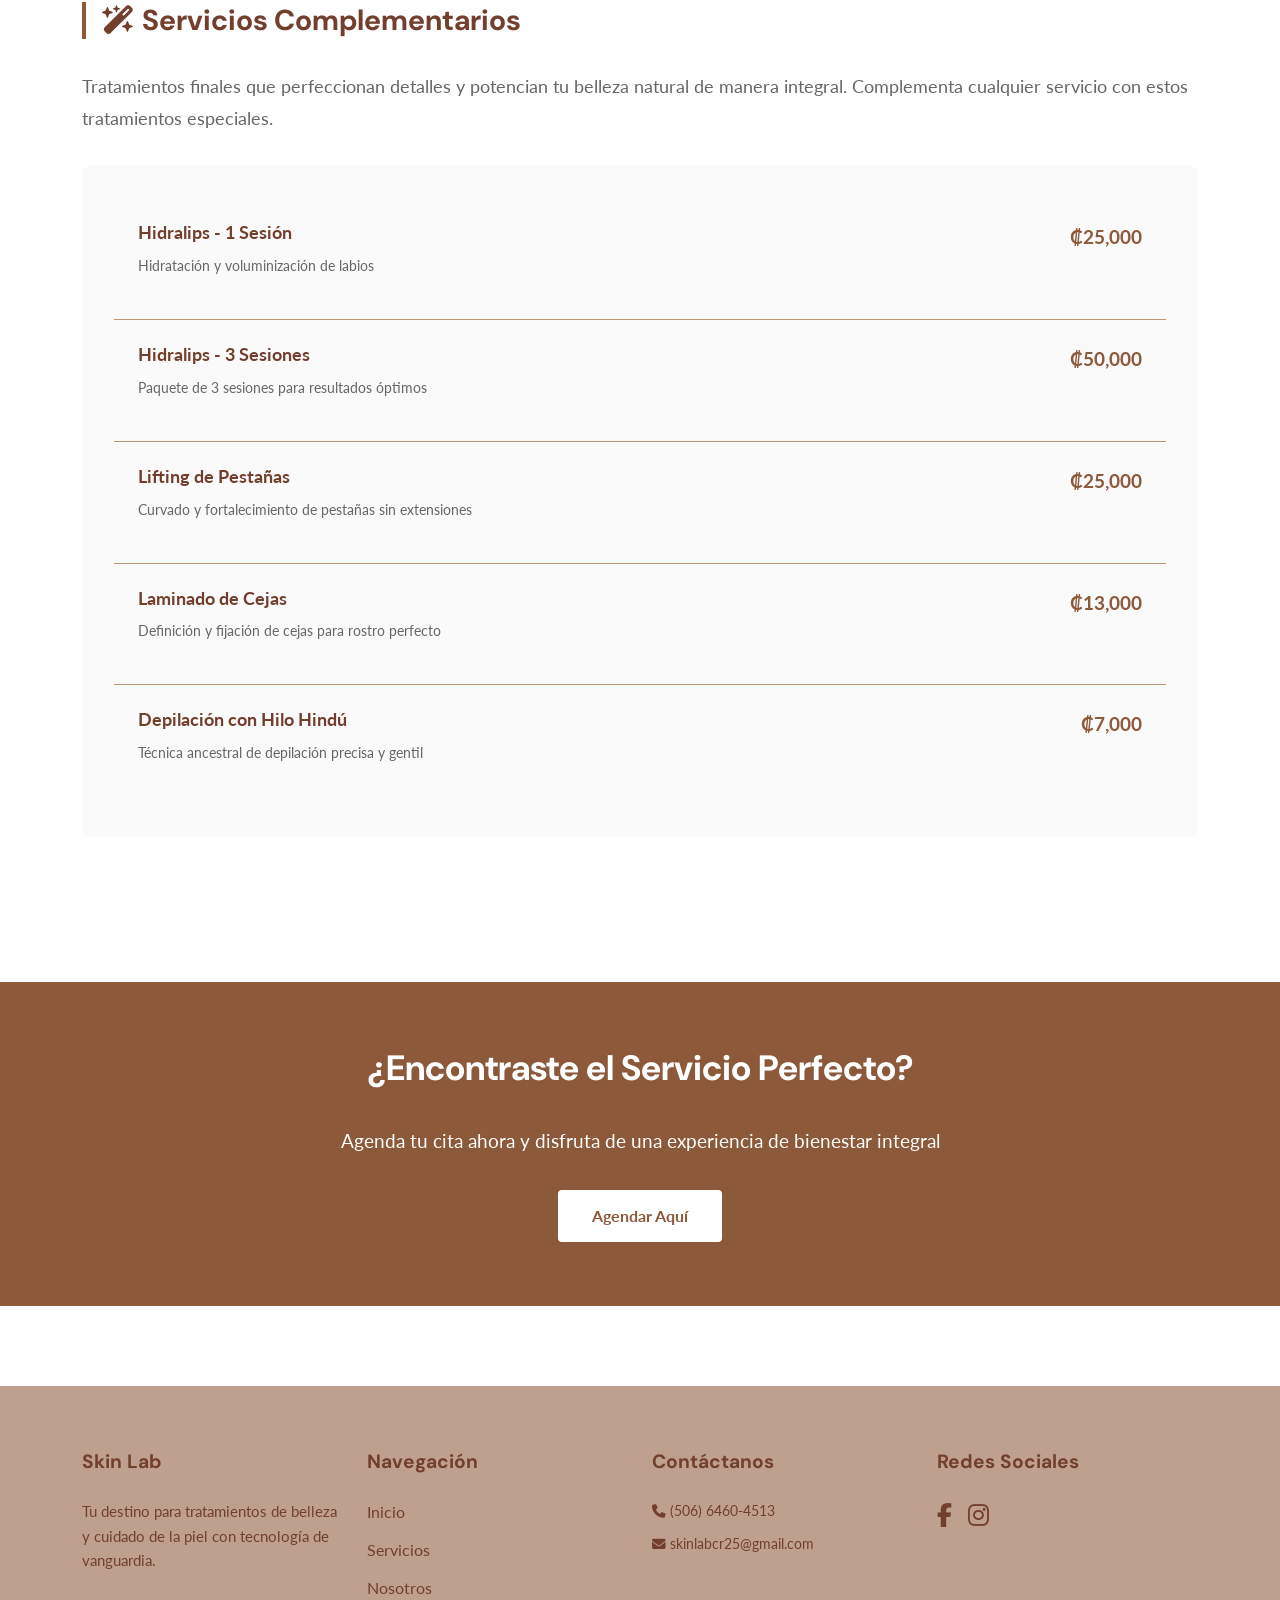
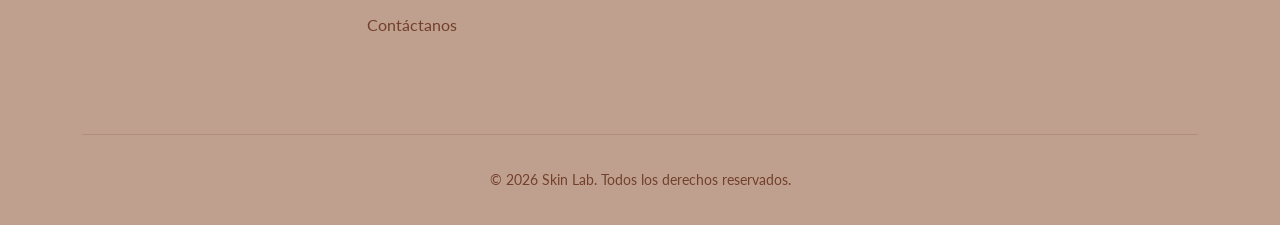
<file: servicios.html>
<!DOCTYPE html>
<html lang="es">
<head>
  <meta charset="UTF-8">
  <meta name="viewport" content="width=device-width, initial-scale=1.0">
  <title>Servicios - Skin Lab</title>

    <!-- Logo -->
  <link rel="icon" href="images/logo.png" type="image/png">
  
  <!-- Bootstrap 5 CSS -->
  <link href="https://cdn.jsdelivr.net/npm/bootstrap@5.3.0/dist/css/bootstrap.min.css" rel="stylesheet">
  
  <!-- Font Awesome para iconografía -->
  <link rel="stylesheet" href="https://cdnjs.cloudflare.com/ajax/libs/font-awesome/6.5.1/css/all.min.css">
  
  <!-- Hoja de estilos personalizada -->
  <link rel="stylesheet" href="css/style.css">
</head>
<body>
  <!-- ============================================
       HEADER Y NAVEGACIÓN
       ============================================ -->
  <nav class="navbar navbar-expand-lg navbar-light sticky-top">
    <div class="container-fluid me-5">
      <a class="navbar-brand" href="index.html">
        <img style="width: 180px;" src="images/image.png" alt="Logo de skin_lab" srcset="">
      </a>
      <button class="navbar-toggler" type="button" data-bs-toggle="collapse" data-bs-target="#navbarNav" 
              aria-controls="navbarNav" aria-expanded="false" aria-label="Toggle navigation">
        <span class="navbar-toggler-icon"></span>
      </button>
      <div class="collapse navbar-collapse" id="navbarNav">
        <ul class="navbar-nav ms-auto">
          <li class="nav-item">
            <a class="nav-link" href="index.html">Inicio</a>
          </li>
          <li class="nav-item">
            <a class="nav-link active border-bottom border-2" href="servicios.html">Servicios</a>
          </li>
          <li class="nav-item">
            <a class="nav-link" href="nosotros.html">Nosotros</a>
          </li>
          <li class="nav-item">
            <a class="nav-link" href="contacto.html">Contáctanos</a>
          </li>
        </ul>
      </div>
    </div>
  </nav>

  <!-- ============================================
       SECCIÓN DE SERVICIOS DETALLADOS
       ============================================ -->
  <section class="services-section">
    <div class="container">
      <!-- SERVICIOS FACIALES -->
      <div id="faciales" class="service-category">
        <h2 class="service-category-title">
          <i class="fas fa-face-smile" style="margin-right: 0.5rem;"></i>Servicios Faciales
        </h2>
        <p style="margin-bottom: 2rem; color: var(--color-text-light); font-size: 1.1rem;">
          Tratamientos personalizados con diagnóstico incluido para revitalizar tu rostro. Todos nuestros faciales incluyen análisis de piel, limpieza profunda, exfoliación, mascarilla adaptada y tratamientos complementarios.
        </p>
        
        <div style="background-color: var(--color-background); border-radius: 8px; padding: 2rem;">
          <!-- Facial Personalizado -->
          <div class="service-item">
            <div class="service-name">
              <h4>Faciales Personalizados</h4>
              <p>Diagnóstico, limpieza profunda, exfoliación, mascarilla adaptada y tratamientos complementarios</p>
            </div>
            <div class="service-price">₡25,000</div>
          </div>

          <!-- Microneedling -->
          <div class="service-item">
            <div class="service-name">
              <h4>Microneedling</h4>
              <p>Tratamiento adicional al facial para estimular colágeno y mejorar textura</p>
            </div>
            <div class="service-price">+₡10,000</div>
          </div>

          <!-- Ultrasonido -->
          <div class="service-item">
            <div class="service-name">
              <h4>Ultrasonido con Cóctel Personalizado</h4>
              <p>Tecnología ultrasónica con sueros especializados como tratamiento adicional</p>
            </div>
            <div class="service-price">+₡5,000</div>
          </div>

          <!-- Peeling Químico -->
          <div class="service-item">
            <div class="service-name">
              <h4>Peeling Químico Suave</h4>
              <p>Exfoliación química gentil para renovar la piel como complemento facial</p>
            </div>
            <div class="service-price">+₡2,000</div>
          </div>

          <!-- Radiofrecuencia -->
          <div class="service-item">
            <div class="service-name">
              <h4>Radiofrecuencia Facial</h4>
              <p>Tecnología RF para rejuvenecimiento y firmeza de la piel</p>
            </div>
            <div class="service-price">+₡5,000</div>
          </div>

          <!-- Láser Nearcell -->
          <div class="service-item">
            <div class="service-name">
              <h4>Láser Nearcell</h4>
              <p>Tratamiento láser avanzado para resurfacing y renovación</p>
            </div>
            <div class="service-price">+₡5,000</div>
          </div>

          <!-- Corriente Galvánica -->
          <div class="service-item">
            <div class="service-name">
              <h4>Corriente Galvánica</h4>
              <p>Estimulación eléctrica para mejorar penetración de productos</p>
            </div>
            <div class="service-price">+₡3,000</div>
          </div>

          <!-- Lifting Facial -->
          <div class="service-item">
            <div class="service-name">
              <h4>Lifting Facial con Microcorriente</h4>
              <p>Endurecimiento y reafirmación facial sin invasividad</p>
            </div>
            <div class="service-price">+₡5,000</div>
          </div>

          <!-- Ampolla Intensa -->
          <div class="service-item">
            <div class="service-name">
              <h4>Ampolla Intensa</h4>
              <p>Concentrado de ácido hialurónico, vitamina C y activos premium</p>
            </div>
            <div class="service-price">+₡3,000</div>
          </div>

          <!-- Mascarilla Premium -->
          <div class="service-item">
            <div class="service-name">
              <h4>Mascarilla Premium</h4>
              <p>Tratamiento de lujo con oro, colágeno y activos de alta gama</p>
            </div>
            <div class="service-price">+₡5,000</div>
          </div>

          <!-- Oxigenación Facial -->
          <div class="service-item">
            <div class="service-name">
              <h4>Tratamiento de Oxigenación Facial</h4>
              <p>Infusión de oxígeno para luminosidad y revitalización inmediata</p>
            </div>
            <div class="service-price">+₡10,000</div>
          </div>
        </div>
      </div>

      <!-- SERVICIOS CORPORALES -->
      <div id="corporales" class="service-category" style="margin-top: 4rem;">
        <h2 class="service-category-title">
          <i class="fas fa-spa" style="margin-right: 0.5rem;"></i>Servicios Corporales
        </h2>
        <p style="margin-bottom: 2rem; color: var(--color-text-light); font-size: 1.1rem;">
          Paquetes completos diseñados para modelar, tonificar y transformar tu cuerpo. Combinamos tecnología avanzada con técnicas naturales para resultados efectivos y duraderos.
        </p>
        
        <div style="background-color: var(--color-background); border-radius: 8px; padding: 2rem;">
          <!-- Paquete Vientre Plano -->
          <div class="service-item">
            <div class="service-name">
              <h4>Paquete Vientre Plano</h4>
              <p>8 sesiones: Ultracavitación + Gimnasia Pasiva + Desintoxicación Iónica</p>
            </div>
            <div class="service-price">₡90,000</div>
          </div>

          <!-- Paquete Lista y Tonificada -->
          <div class="service-item">
            <div class="service-name">
              <h4>Paquete Lista y Tonificada</h4>
              <p>4 sesiones: Gimnasia Pasiva + Desintoxicación Iónica</p>
            </div>
            <div class="service-price">₡60,000</div>
          </div>

          <!-- Maderoterapia Remodeladora -->
          <div class="service-item">
            <div class="service-name">
              <h4>Maderoterapia Remodeladora</h4>
              <p>12 sesiones: Maderoterapia Corporal + Vacuumterapia Muscular + Desintoxicación Iónica</p>
            </div>
            <div class="service-price">₡180,000</div>
          </div>

          <!-- Vacuumterapia -->
          <div class="service-item">
            <div class="service-name">
              <h4>Vacuumterapia Muscular</h4>
              <p>6 sesiones de tratamiento de estimulación y fortalecimiento</p>
            </div>
            <div class="service-price">₡120,000</div>
          </div>

          <!-- Paquete Postoperatorio -->
          <div class="service-item">
            <div class="service-name">
              <h4>Paquete Postoperatorio Integral</h4>
              <p>12 sesiones: Ultrasonido + Desintoxicación Iónica + Vendaje Neuromuscular + Masaje Modelador con Vacuumterapia</p>
            </div>
            <div class="service-price">₡190,000</div>
          </div>

          <!-- Desintoxicación Iónica -->
          <div class="service-item">
            <div class="service-name">
              <h4>Desintoxicación Iónica</h4>
              <p>1 sesión de limpieza y detoxificación corporal</p>
            </div>
            <div class="service-price">₡10,000</div>
          </div>
        </div>
      </div>

      <!-- SERVICIOS CAPILARES -->
      <div id="capilares" class="service-category" style="margin-top: 4rem;">
        <h2 class="service-category-title">
          <i class="fas fa-cut" style="margin-right: 0.5rem;"></i>Servicios Capilares
        </h2>
        <p style="margin-bottom: 2rem; color: var(--color-text-light); font-size: 1.1rem;">
          Terapias especializadas para fortalecer, revitalizar y transformar tu cabello desde la raíz. Recupera su salud, vigor y brillo natural.
        </p>
        
        <div style="background-color: var(--color-background); border-radius: 8px; padding: 2rem;">
          <!-- Terapia Capilar -->
          <div class="service-item">
            <div class="service-name">
              <h4>Terapia Capilar con Microagujas</h4>
              <p>4 sesiones con activos especializados para fortalecer y revitalizar</p>
            </div>
            <div class="service-price">₡228,000</div>
          </div>
        </div>
      </div>

      <!-- SERVICIOS COMPLEMENTARIOS -->
      <div id="complementarios" class="service-category" style="margin-top: 4rem;">
        <h2 class="service-category-title">
          <i class="fas fa-wand-magic-sparkles" style="margin-right: 0.5rem;"></i>Servicios Complementarios
        </h2>
        <p style="margin-bottom: 2rem; color: var(--color-text-light); font-size: 1.1rem;">
          Tratamientos finales que perfeccionan detalles y potencian tu belleza natural de manera integral. Complementa cualquier servicio con estos tratamientos especiales.
        </p>
        
        <div style="background-color: var(--color-background); border-radius: 8px; padding: 2rem;">
          <!-- Hidralips -->
          <div class="service-item">
            <div class="service-name">
              <h4>Hidralips - 1 Sesión</h4>
              <p>Hidratación y voluminización de labios</p>
            </div>
            <div class="service-price">₡25,000</div>
          </div>

          <div class="service-item">
            <div class="service-name">
              <h4>Hidralips - 3 Sesiones</h4>
              <p>Paquete de 3 sesiones para resultados óptimos</p>
            </div>
            <div class="service-price">₡50,000</div>
          </div>

          <!-- Lifting de Pestañas -->
          <div class="service-item">
            <div class="service-name">
              <h4>Lifting de Pestañas</h4>
              <p>Curvado y fortalecimiento de pestañas sin extensiones</p>
            </div>
            <div class="service-price">₡25,000</div>
          </div>

          <!-- Laminado de Cejas -->
          <div class="service-item">
            <div class="service-name">
              <h4>Laminado de Cejas</h4>
              <p>Definición y fijación de cejas para rostro perfecto</p>
            </div>
            <div class="service-price">₡13,000</div>
          </div>

          <!-- Depilación con Hilo Hindu -->
          <div class="service-item">
            <div class="service-name">
              <h4>Depilación con Hilo Hindú</h4>
              <p>Técnica ancestral de depilación precisa y gentil</p>
            </div>
            <div class="service-price">₡7,000</div>
          </div>
        </div>
      </div>
    </div>
  </section>

  <!-- ============================================
       SECCIÓN CALL TO ACTION
       ============================================ -->
  <section class="cta-section">
    <div class="container">
      <div class="row">
        <div class="col-lg-8 mx-auto">
          <h2>¿Encontraste el Servicio Perfecto?</h2>
          <p>Agenda tu cita ahora y disfruta de una experiencia de bienestar integral</p>
          <a href="https://wa.me/50685513478" target="_blank"class="btn btn-cta" >Agendar Aquí</a>
        </div>
      </div>
    </div>
  </section>

  <!-- ============================================
       FOOTER
       ============================================ -->
  <footer class="footer">
    <div class="container">
      <div class="row footer-content">
        <!-- Skin Lab Info -->
        <div class="col-6 col-md-3 footer-section">
          <h5>Skin Lab</h5>
          <p style="font-size: 0.95rem; line-height: 1.6;">Tu destino para tratamientos de belleza y cuidado de la piel con tecnología de vanguardia.</p>
        </div>

        <!-- Navegación -->
        <div class="col-6 col-md-3 footer-section">
          <h5>Navegación</h5>
          <ul>
            <li><a href="index.html">Inicio</a></li>
            <li><a href="servicios.html">Servicios</a></li>
            <li><a href="nosotros.html">Nosotros</a></li>
            <li><a href="contacto.html">Contáctanos</a></li>
          </ul>
        </div>

        <!-- Contacto -->
        <div class="col-6 col-md-3 footer-section">
          <h5>Contáctanos</h5>
          <div class="footer-contact">
            <p><i class="fas fa-phone"></i> (506) 6460-4513</p>
            <p><i class="fas fa-envelope"></i> skinlabcr25@gmail.com</p>
          </div>
        </div>

        <!-- Redes Sociales -->
        <div class="col-6 col-md-3 footer-section">
          <h5>Redes Sociales</h5>
          <div class="footer-social" style="justify-content: flex-start; gap: 1rem;">
            <a href="https://www.facebook.com" target="_blank" rel="noopener noreferrer" title="Facebook" style="width: auto; height: auto; background: none; border-radius: 0;">
              <i class="fab fa-facebook-f" style="font-size: 1.5rem;"></i>
            </a>
            <a href="https://www.instagram.com/skin_lab.cr" target="_blank" rel="noopener noreferrer" title="Instagram" style="width: auto; height: auto; background: none; border-radius: 0;">
              <i class="fab fa-instagram" style="font-size: 1.5rem;"></i>
            </a>
          </div>
        </div>
      </div>

      <!-- Footer Bottom -->
      <div class="footer-bottom">
        <p>&copy; 2026 Skin Lab. Todos los derechos reservados.</p>
      </div>
    </div>
  </footer>

  <!-- Bootstrap 5 JS -->
  <script src="https://cdn.jsdelivr.net/npm/bootstrap@5.3.0/dist/js/bootstrap.bundle.min.js"></script>
</body>
</html>
</file>
<file: css/style.css>
/* =============(=====================================
   SKIN LAB - ESTILOS PRINCIPALES
   CSS3 Minimalista y Responsive
   ============================================ */

/* Importar fuentes de Google Fonts */
@import url('https://fonts.googleapis.com/css2?family=DM+Sans:wght@400;500;700&family=Lato:wght@300;400;700&display=swap');

/* ============================================
   VARIABLES Y COLORES
   ============================================ */
:root {
  --color-white: #FFFFFF;
  --color-primary: #8C593B;
  --color-primary-dark: #733F2D;
  --color-complementary-1: #A67458;
  --color-complementary-2: #BFA08E;
  --color-complementary-3: #BF9673;
  --color-text-dark: #333333;
  --color-text-light: #666666;
  --color-background: #FAFAFA;
  --color-border: #BF9673;
  
  /* Tipografía */
  --font-title: 'DM Sans', sans-serif;
  --font-body: 'Lato', sans-serif;
}

/* ============================================
   RESET Y ESTILOS BASE
   ============================================ */
* {
  margin: 0;
  padding: 0;
  box-sizing: border-box;
}

html {
  scroll-behavior: smooth;
}

body {
  font-family: var(--font-body);
  color: var(--color-text-dark);
  background-color: var(--color-white);
  line-height: 1.6;
  font-weight: 400;
}

/* ============================================
   TIPOGRAFÍA
   ============================================ */
h1, h2, h3, h4, h5, h6 {
  font-family: var(--font-title);
  color: var(--color-primary-dark);
  font-weight: 700;
  margin-bottom: 1rem;
  line-height: 1.3;
}

h1 {
  font-size: 3rem;
  font-weight: 700;
}

h2 {
  font-size: 2.2rem;
  font-weight: 700;
}

h3 {
  font-size: 1.5rem;
  font-weight: 700;
}

p {
  font-size: 1rem;
  color: var(--color-text-light);
  font-weight: 400;
  line-height: 1.8;
}

.marron{
  border-color: var(--color-primary-dark)!important;
}
/* ============================================
   HEADER Y NAVEGACIÓN
   ============================================ */
   @media (max-width: 991px) {
    .navbar .navbar-nav {
      padding-left: 1rem;
      padding-right: 1rem;
    }
  }
   @media (min-width: 992px) {
    .navbar .nav-link.active::after {
      content: "";
      position: absolute;
      left: 0;
      bottom: -6px;
      width: 100%;
      height: 3px;
      background-color: var(--color-complementary-1);
    }
  }
  
  /* Móvil */
  @media (max-width: 991px) {
    .navbar .nav-link.active {
      border-left: 4px solid var(--color-primary-dark);
      padding-left: 10px;
    }
  }

/* ************************ */
.nav-link.active {
  border-bottom: none !important;
  box-shadow: none !important;
}
/* ************************ */


.navbar {
  background-color: var(--color-white);
  box-shadow: 0 2px 8px rgba(115, 63, 45, 0.08);
  padding: 1rem 0;
}

.navbar-brand {
  font-family: var(--font-title);
  font-size: 1.5rem;
  font-weight: 700;
  color: var(--color-primary-dark) !important;
  letter-spacing: -0.5px;
}

.navbar-nav .nav-link {
  font-family: var(--font-body);
  color: var(--color-text-dark) !important;
  font-weight: 400;
  margin-left: 2rem;
  transition: all 0.3s ease;
  position: relative;
}

.navbar-nav .nav-link:hover {
  color: var(--color-primary-dark) !important;
  font-weight: 700;
}

.navbar-nav .nav-link.active {
  color: var(--color-primary-dark) !important;
  font-weight: 700;
}

/* Menú hamburguesa */
.navbar-toggler {
  border: none;
  padding: 0.25rem 0.75rem;
}

.navbar-toggler-icon {
  background-image: url("data:image/svg+xml,%3csvg xmlns='http://www.w3.org/2000/svg' viewBox='0 0 30 30'%3e%3cpath stroke='%238C593B' stroke-linecap='round' stroke-miterlimit='10' stroke-width='2' d='M4 7h22M4 15h22M4 23h22'/%3e%3c/svg%3e");
}

/* ============================================
   SECCIÓN HERO
   ============================================ */
.hero {
  position: relative;
  height: 600px;
  background-image: linear-gradient(rgba(115, 63, 45, 0.5), rgba(115, 63, 45, 0.5)), 
                    url('../images/Facial.jpeg');
  background-size: cover;
  background-position: center;
  background-attachment: fixed;
  display: flex;
  align-items: center;
  justify-content: center;
  text-align: center;
  color: var(--color-white);
  overflow: hidden;
}

.hero-content {
  max-width: 700px;
  z-index: 2;
  animation: fadeInUp 0.8s ease;
}

.hero h1 {
  color: var(--color-white);
  font-size: 3.5rem;
  margin-bottom: 1.5rem;
  text-shadow: 2px 2px 4px rgba(0, 0, 0, 0.2);
}

.hero p {
  color: var(--color-white);
  font-size: 1.2rem;
  margin-bottom: 2rem;
  font-weight: 300;
}

@keyframes fadeInUp {
  from {
    opacity: 0;
    transform: translateY(30px);
  }
  to {
    opacity: 1;
    transform: translateY(0);
  }
}

/* ============================================
   HERO ALTERNATIVO (sin imagen)
   ============================================ */
.hero-simple {
  position: relative;
  height: 400px;
  background-color: var(--color-primary);
  display: flex;
  align-items: center;
  justify-content: center;
  text-align: center;
  color: var(--color-white);
  overflow: hidden;
}

.hero-simple h1 {
  color: var(--color-white);
  font-size: 2.5rem;
  margin-bottom: 1rem;
  text-shadow: 2px 2px 4px rgba(0, 0, 0, 0.2);
}

.hero-simple p {
  color: var(--color-white);
  font-size: 1.2rem;
  font-weight: 300;
}

/* ============================================
   BOTONES
   ============================================ */
.btn {
  font-family: var(--font-body);
  font-weight: 700;
  padding: 0.75rem 2rem;
  border-radius: 4px;
  transition: all 0.3s ease;
  text-decoration: none;
  display: inline-block;
  border: 2px solid var(--color-primary);
  cursor: pointer;
  font-size: 1rem;
}

/* Botón Primario */
.btn-primary {
  background-color: var(--color-primary);
  color: var(--color-white);
  border-color: var(--color-primary);
}

.btn-primary:hover {
  background-color: var(--color-primary-dark);
  border-color: var(--color-primary-dark);
  color: var(--color-white);
  font-weight: 700;
  transform: translateY(-2px);
  box-shadow: 0 4px 12px rgba(115, 63, 45, 0.25);
}

/* Botón Secundario */
.btn-secondary {
  background-color: var(--color-white);
  color: var(--color-primary);
  border-color: var(--color-primary);
}

.btn-secondary:hover {
  background-color: var(--color-primary);
  color: var(--color-white);
  font-weight: 700;
  font-weight: 700;
  transform: translateY(-2px);
  box-shadow: 0 4px 12px rgba(140, 89, 59, 0.25);
}

/* ============================================
   SECCIONES COMUNES
   ============================================ */
section {
  padding: 5rem 0;
}

.section-title {
  text-align: center;
  margin-bottom: 3rem;
  position: relative;
  padding-bottom: 1.5rem;
}

.section-title h2 {
  display: inline-block;
}

.section-title::after {
  content: '';
  position: absolute;
  bottom: 0;
  left: 50%;
  transform: translateX(-50%);
  width: 80px;
  height: 3px;
  background-color: var(--color-primary);
}

/* ============================================
   CARDS DE SERVICIOS
   ============================================ */
.service-card {
  background-color: var(--color-white);
  border: 1px solid var(--color-border);
  border-radius: 8px;
  padding: 2rem;
  text-align: center;
  transition: all 0.3s ease;
  height: 100%;
  box-shadow: 0 2px 8px rgba(191, 150, 115, 0.1);
  display: flex;
  flex-direction: column;
}

.service-card:hover {
  transform: translateY(-8px);
  box-shadow: 0 8px 24px rgba(115, 63, 45, 0.15);
  border-color: var(--color-primary);
}

.service-icon {
  font-size: 3rem;
  color: var(--color-primary);
  margin-bottom: 1rem;
}

.service-card h3 {
  font-size: 1.3rem;
  margin-bottom: 1rem;
  color: var(--color-primary-dark);
}

.service-card p {
  flex-grow: 1;
  margin-bottom: 1.5rem;
  font-size: 0.95rem;
}

/* ============================================
   LISTADO DE SERVICIOS CON PRECIOS
   ============================================ */
.service-item {
  padding: 1.5rem;
  border-bottom: 1px solid var(--color-border);
  display: flex;
  justify-content: space-between;
  align-items: flex-start;
  transition: background-color 0.3s ease;
}

.service-item:last-child {
  border-bottom: none;
}

.service-item:hover {
  background-color: #FAFAFA;
}

.service-name {
  flex-grow: 1;
}

.service-name h4 {
  font-family: var(--font-body);
  color: var(--color-primary-dark);
  font-weight: 700;
  margin-bottom: 0.5rem;
  font-size: 1.1rem;
}

.service-name p {
  font-size: 0.9rem;
  color: var(--color-text-light);
}

.service-price {
  color: var(--color-primary);
  font-weight: 700;
  font-size: 1.2rem;
  white-space: nowrap;
  margin-left: 2rem;
}

/* ============================================
   SECCIÓN DE SERVICIOS
   ============================================ */
.services-section {
  background-color: var(--color-white);
}

.service-category {
  margin-bottom: 4rem;
}

.service-category-title {
  font-size: 1.8rem;
  color: var(--color-primary-dark);
  margin-bottom: 2rem;
  border-left: 4px solid var(--color-primary);
  padding-left: 1rem;
}

/* ============================================
   SECCIÓN SOBRE NOSOTROS
   ============================================ */
.about-section {
  background-color: var(--color-background);
}

.about-card {
  background-color: var(--color-white);
  padding: 3rem 2rem;
  border-radius: 8px;
  text-align: center;
  margin-bottom: 2rem;
  box-shadow: 0 2px 8px rgba(191, 150, 115, 0.1);
}

.about-card h3 {
  color: var(--color-primary-dark);
  margin-bottom: 1rem;
}

.about-card p {
  margin-bottom: 1rem;
}


.founder-image1 img {
  width: 100% !important;
  height: 350px !important;       /* misma altura fija */
  object-fit:contain;   /* mantiene proporción */
}


.founder-card {
  background-color: var(--color-white);
  padding: 2.5rem;
  border-radius: 8px;
  text-align: center;
  box-shadow: 0 2px 8px rgba(191, 150, 115, 0.1);
  border: 1px solid var(--color-border);
}

.founder-image {
  width: 150px;
  height: 150px;
  border-radius: 50%;
  margin: 0 auto 1.5rem;
  background-color: var(--color-complementary-2);
  display: flex;
  align-items: center;
  justify-content: center;
  font-size: 4rem;
  color: var(--color-primary);
  overflow: hidden;
}
.founder-image1 {
  width: 150px;
  height: 150px;
  border-radius: 50%;
  margin: 0 auto 1.5rem;
  background-color: var(--color-complementary-2);
  display: flex;
  align-items: center;
  justify-content: center;
  font-size: 4rem;
  color: var(--color-primary);
  overflow: hidden;
}

.founder-image img {
  width: 100%;
  height: 100%;
  object-fit: cover;
}

.founder-card h3 {
  font-size: 1.4rem;
  margin-bottom: 0.5rem;
}

.founder-card .role {
  color: var(--color-primary);
  font-weight: 700;
  margin-bottom: 1.5rem;
}

.founder-card p {
  margin-bottom: 1.5rem;
}

.contact-info {
  text-align: left;
  margin-top: 1.5rem;
  padding-top: 1.5rem;
  border-top: 2px solid var(--color-border);
}

.contact-info p {
  margin-bottom: 0.5rem;
  font-size: 0.9rem;
}

.social-links {
  margin-top: 1.5rem;
  display: flex;
  gap: 1rem;
  justify-content: center;
}

.social-links a {
  width: 40px;
  height: 40px;
  border-radius: 50%;
  background-color: var(--color-primary);
  color: var(--color-white);
  display: flex;
  align-items: center;
  justify-content: center;
  transition: all 0.3s ease;
  text-decoration: none;
  font-size: 1.1rem;
}

.social-links a:hover {
  background-color: var(--color-primary-dark);
  transform: translateY(-3px);
}

/* ============================================
   SECCIÓN CONTACTO
   ============================================ */
.contact-section {
  background-color: var(--color-white);
}

.contact-container {
  max-width: 700px;
  margin: 0 auto;
}

.form-group {
  margin-bottom: 1.5rem;
}

.form-group label {
  display: block;
  margin-bottom: 0.5rem;
  color: var(--color-text-dark);
  font-weight: 700;
  font-family: var(--font-body);
}

.form-group input,
.form-group textarea {
  width: 100%;
  padding: 0.75rem 1rem;
  border: 1px solid var(--color-border);
  border-radius: 4px;
  font-family: var(--font-body);
  font-size: 1rem;
  color: var(--color-text-dark);
  transition: border-color 0.3s ease;
}

.form-group input:focus,
.form-group textarea:focus {
  outline: none;
  border-color: var(--color-primary);
  box-shadow: 0 0 0 3px rgba(140, 89, 59, 0.1);
}

.form-group textarea {
  resize: vertical;
  min-height: 150px;
}

.form-submit {
  width: 100%;
  text-align: center;
}

/* ============================================
   CALL TO ACTION
   ============================================ */
.cta-section {
  background-color: var(--color-primary);
  color: var(--color-white);
  padding: 4rem 0;
  text-align: center;
}

.cta-section h2 {
  color: var(--color-white);
  margin-bottom: 2rem;
}

.cta-section p {
  color: var(--color-white);
  font-size: 1.2rem;
  margin-bottom: 2rem;
}

.btn-cta {
  background-color: var(--color-white);
  color: var(--color-primary);
  border-color: var(--color-white);
  font-weight: 700;
}

.btn-cta:hover {
  background-color: var(--color-primary-dark);
  color: var(--color-white);
  border-color: var(--color-primary-dark);
}

/* ============================================
   FOOTER
   ============================================ */
.footer {
  background-color: #BFA08E;
  color: #733F2D;
  padding: 4rem 0 2rem;
  margin-top: 5rem;
}

.footer-content {
  margin-bottom: 3rem;
}

.footer-section {
  margin-bottom: 2rem;
}

.footer-section h5 {
  font-family: var(--font-title);
  font-size: 1.2rem;
  margin-bottom: 1.5rem;
  color: #733F2D;
  font-weight: 700;
}

.footer-section p {
  color: #733F2D;
}

.footer-section ul {
  list-style: none;
  padding: 0;
}

.footer-section ul li {
  margin-bottom: 0.75rem;
}

.footer-section ul li a {
  color: #733F2D;
  text-decoration: none;
  transition: color 0.3s ease;
  font-family: var(--font-body);
}

.footer-section ul li a:hover {
  color: var(--color-primary);
  font-weight: 700;
}

.footer-contact {
  margin-bottom: 2rem;
}

.footer-contact p {
  color: #733F2D;
  font-size: 0.85rem;
  margin-bottom: 0.5rem;
}

.footer-social {
  display: flex;
  gap: 1.5rem;
  margin-top: 1.5rem;
}

.footer-social a {
  color: #733F2D;
  font-size: 1.3rem;
  transition: color 0.3s ease;
  text-decoration: none;
}

.footer-social a:hover {
  color: var(--color-primary);
}

.footer-bottom {
  border-top: 1px solid rgba(115, 63, 45, 0.2);
  padding-top: 2rem;
  text-align: center;
}

.footer-bottom p {
  color: #733F2D;
  font-size: 0.9rem;
  margin: 0;
}

/* ============================================
   UTILIDADES
   ============================================ */
.mt-5 {
  margin-top: 3rem;
}

.mb-5 {
  margin-bottom: 3rem;
}

.text-center {
  text-align: center;
}

.text-primary {
  color: var(--color-primary-dark);
}

.bg-light {
  background-color: var(--color-background);
}

.divider {
  width: 60px;
  height: 2px;
  background-color: var(--color-primary);
  margin: 0 auto 2rem;
}

/* ============================================
   RESPONSIVE DESIGN
   ============================================ */
@media (max-width: 992px) {
  h1 {
    font-size: 2.5rem;
  }

  h2 {
    font-size: 1.8rem;
  }

  .navbar-nav .nav-link {
    margin-left: 0;
    padding: 0.5rem 0;
  }

  .hero {
    height: 500px;
  }

  .hero h1 {
    font-size: 2.5rem;
  }

  section {
    padding: 3rem 0;
  }
}

@media (max-width: 768px) {
  h1 {
    font-size: 2rem;
  }

  h2 {
    font-size: 1.5rem;
  }

  h3 {
    font-size: 1.2rem;
  }

  .hero {
    height: 400px;
  }

  .hero h1 {
    font-size: 1.8rem;
  }

  .hero p {
    font-size: 1rem;
  }

  section {
    padding: 2.5rem 0;
  }

  .section-title {
    margin-bottom: 2rem;
  }

  .service-item {
    flex-direction: column;
  }

  .service-price {
    margin-left: 0;
    margin-top: 0.5rem;
  }

  .service-category-title {
    font-size: 1.4rem;
  }

  .cta-section h2 {
    font-size: 1.8rem;
  }

  /* Footer Mobile - 2 columnas */
  .footer-content {
    display: grid;
    grid-template-columns: 1fr 1fr;
    gap: 2rem;
  }

  .footer-section {
    margin-bottom: 1rem;
  }
}

@media (max-width: 576px) {
  h1 {
    font-size: 1.5rem;
  }

  h2 {
    font-size: 1.3rem;
  }

  h3 {
    font-size: 1.1rem;
  }

  .hero {
    height: 300px;
    background-attachment: scroll;
  }

  .hero h1 {
    font-size: 1.5rem;
  }

  .hero p {
    font-size: 0.9rem;
  }

  section {
    padding: 1.5rem 0;
  }

  .btn {
    padding: 0.6rem 1.5rem;
    font-size: 0.9rem;
  }

  .service-card {
    padding: 1.5rem;
  }

  .founder-card {
    padding: 1.5rem;
  }

  .cta-section {
    padding: 2.5rem 0;
  }

  .cta-section h2 {
    font-size: 1.5rem;
  }

  .footer {
    padding: 2rem 0 1rem;
  }

  .footer-section h5 {
    font-size: 1rem;
  }
}
</file>
